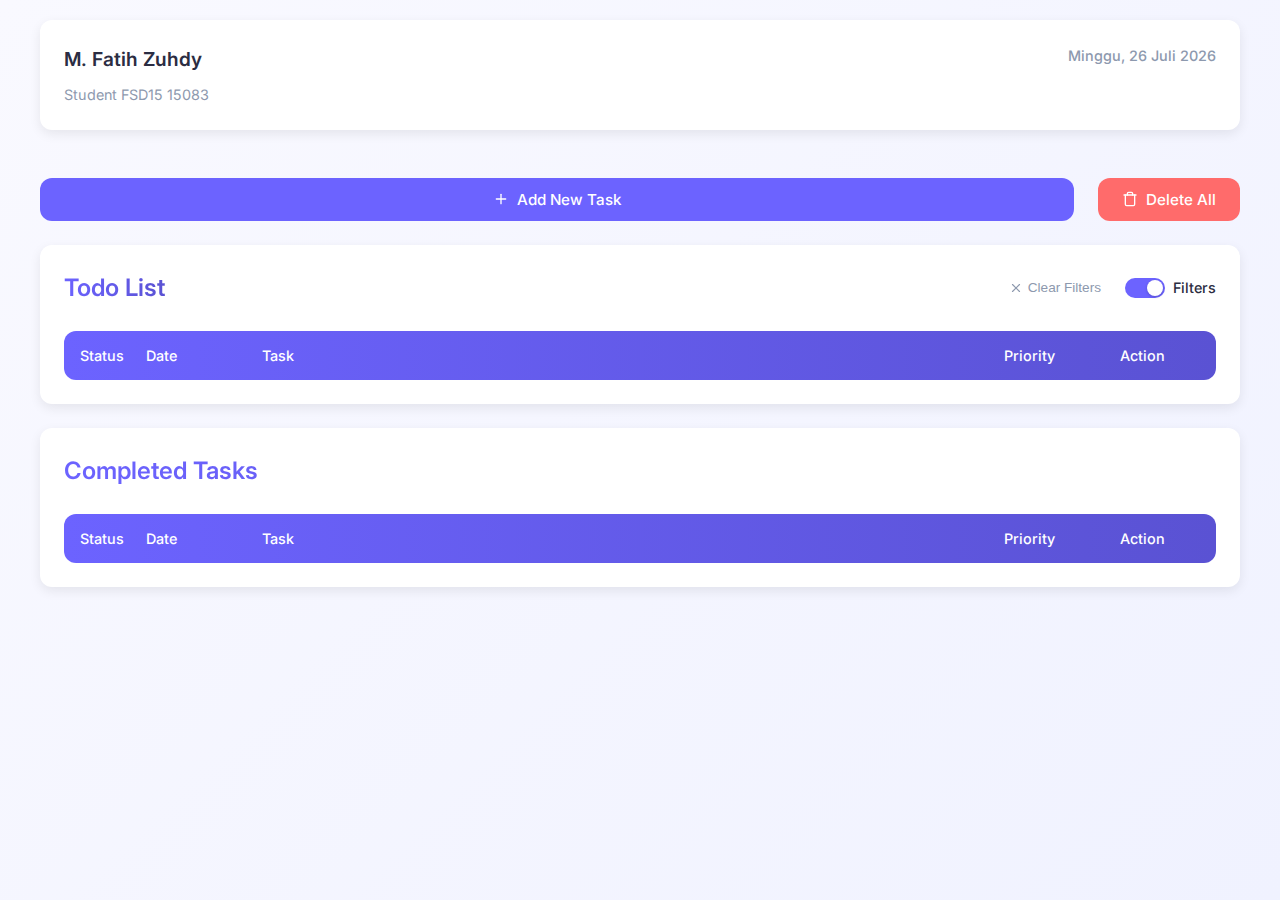
<file: index.html>
<!DOCTYPE html>
<html lang="en">
<head>
    <meta charset="UTF-8">
    <meta name="viewport" content="width=device-width, initial-scale=1.0">
    <title>Task Manager</title>
    <link href="https://fonts.googleapis.com/css2?family=Inter:wght@300;400;500;600;700&display=swap" rel="stylesheet">
    <link rel="stylesheet" href="styles/style.css">
</head>
<body>
    <main>
        <!-- Employee Section -->
        <section class="employee-section card">
            <div class="employee-info">
                <div class="employee-name">M. Fatih Zuhdy</div>
                <div class="employee-position">Student FSD15 15083</div>
            </div>
            <div class="current-time" id="current-time"></div>
        </section>

        <!-- New Task Form Section (initially hidden) -->
        <section class="card card-flex hidden" id="new-task-form-section">
            <h2>Add New Task</h2>
            <form action="#" name="new-task-form" id="new-task-form">
                <div class="form-grid">
                    <div class="form-group">
                        <label for="new-date">Date</label>
                        <input type="date" name="new-date" id="new-date" required>
                    </div>
                    <div class="form-group">
                        <label for="new-task">Task Description</label>
                        <textarea rows=1 name="new-task" id="new-task" placeholder="Enter task description" required></textarea>
                    </div>
                    <div class="form-group">
                        <label for="priority">Priority</label>
                        <select name="new-priority" id="new-priority" required>
                            <option value="" disabled selected>Select priority</option>
                            <option value="Low">Low</option>
                            <option value="Medium">Medium</option>
                            <option value="High">High</option>
                        </select>
                    </div>
                </div>
            </form>

            <div class="flex-between">
                <button type="button" class="btn btn-secondary" id="hide-task-form">
                    <svg xmlns="http://www.w3.org/2000/svg" width="16" height="16" viewBox="0 0 24 24" fill="none" stroke="currentColor" stroke-width="2" stroke-linecap="round" stroke-linejoin="round">
                        <line x1="18" y1="6" x2="6" y2="18"></line>
                        <line x1="6" y1="6" x2="18" y2="18"></line>
                    </svg>
                    <span class="btn-text">Hide Form</span>
                </button>
                <button type="submit" form="new-task-form" class="btn" id="btn-submit">
                    <svg xmlns="http://www.w3.org/2000/svg" width="16" height="16" viewBox="0 0 24 24" fill="none" stroke="currentColor" stroke-width="2" stroke-linecap="round" stroke-linejoin="round">
                        <line x1="12" y1="5" x2="12" y2="19"></line>
                        <line x1="5" y1="12" x2="19" y2="12"></line>
                    </svg>
                    <span class="btn-text">Add Task</span>
                </button>
            </div>
        </section>

        <div class="flex-left-1" id="flex-left-1-action">
            <button type="button" class="btn" id="show-task-form">
                <svg xmlns="http://www.w3.org/2000/svg" width="16" height="16" viewBox="0 0 24 24" fill="none" stroke="currentColor" stroke-width="2" stroke-linecap="round" stroke-linejoin="round">
                    <line x1="12" y1="5" x2="12" y2="19"></line>
                    <line x1="5" y1="12" x2="19" y2="12"></line>
                </svg>
                <span class="btn-text">Add New Task</span>
            </button>

            <button type="button" class="btn btn-danger" id="delete-all">
                <svg xmlns="http://www.w3.org/2000/svg" width="16" height="16" viewBox="0 0 24 24" fill="none" stroke="currentColor" stroke-width="2" stroke-linecap="round" stroke-linejoin="round">
                    <polyline points="3 6 5 6 21 6"></polyline>
                    <path d="M19 6v14a2 2 0 0 1-2 2H7a2 2 0 0 1-2-2V6m3 0V4a2 2 0 0 1 2-2h4a2 2 0 0 1 2 2v2"></path>
                </svg>
                <span class="btn-text">Delete All</span>
            </button>
        </div>

        <section class="card card-flex">
            <div class="task-list-name-header">
                <h2>Todo List</h2>
                    <div class="filter-controls">
                        <button type="reset" class="clear-filters-btn" id="clear-all-filters">
                            <svg xmlns="http://www.w3.org/2000/svg" width="14" height="14" viewBox="0 0 24 24" fill="none" stroke="currentColor" stroke-width="2" stroke-linecap="round" stroke-linejoin="round">
                                <line x1="18" y1="6" x2="6" y2="18"></line>
                                <line x1="6" y1="6" x2="18" y2="18"></line>
                            </svg>
                            Clear Filters
                        </button>
                        <label class="toggle-switch">
                            <input type="checkbox" id="show-filters" checked>
                            <span class="slider"></span>
                            <span class="label">Filters</span>
                        </label>
                    </div>
            </div>
            <form class="filter-card filter-grid" id="filter-section">
                <div class="form-group">
                    <label for="overdue-filter">Overdue Status</label>
                    <select name="overdue-filter" class="filter" id="overdue-filter">
                        <option value="All" selected>All Tasks</option>
                        <option value="Overdue">Overdue Only</option>
                    </select>
                </div>

                <div class="form-group">
                    <label for="date-type-filter">Date Filter Type</label>
                    <select name="date-type-filter" id="date-type-filter">
                        <option value="">All Dates</option>
                        <option value="Date">Exact Date</option>
                        <option value="Max">Before Date</option>
                        <option value="Min">After Date</option>
                        <option value="Range">Date Range</option>
                    </select>
                </div>

                <div class="form-group hidden" id="date1-filter">
                    <label for="filter-date-1">Date</label>
                    <input type="date" class="filter" name="filter-date-1" id="filter-date-1">
                </div>

                <div class="form-group hidden" id="date2-filter">
                    <label for="filter-date-2">To Date</label>
                    <input type="date" class="filter" name="filter-date-2" id="filter-date-2">
                </div>

                <div class="form-group">
                    <label for="filter-priority">Priority</label>
                    <select name="filter-priority" class="filter" id="filter-priority">
                        <option value="" selected>All Priorities</option>
                        <option value="Low">Low</option>
                        <option value="Medium">Medium</option>
                        <option value="High">High</option>
                    </select>
                </div>
        </form>
            <div class="task-list-container">
                <div class="task-list-header">
                    <div class="done-header">Status</div>
                    <div class="date-header">Date</div>
                    <div class="task-header">Task</div>
                    <div class="priority-header">Priority</div>
                    <div class="delete-header">Action</div>
                </div>
                <div id="todo-list">
                    <!-- Tasks will be inserted here -->
                </div>
                <div id="todo-empty" class="empty-state hidden">No tasks found. Add a task to get started!</div>
            </div>            
        </section>
        
        <section class="card card-flex">
            <h2>Completed Tasks</h2>
            <div class="task-list-container">
                <div class="task-list-header">
                    <div class="done-header">Status</div>
                    <div class="date-header">Date</div>
                    <div class="task-header">Task</div>
                    <div class="priority-header">Priority</div>
                    <div class="delete-header">Action</div>
                </div>
                <div id="completed-list">
                    <!-- Completed tasks will be inserted here -->
                </div>
                <div id="completed-empty" class="empty-state hidden">No completed tasks yet. Keep going!</div>
            </div>
        </section>
    </main>
    <script src="scripts/script.js"></script>
</body>
</html>
</file>
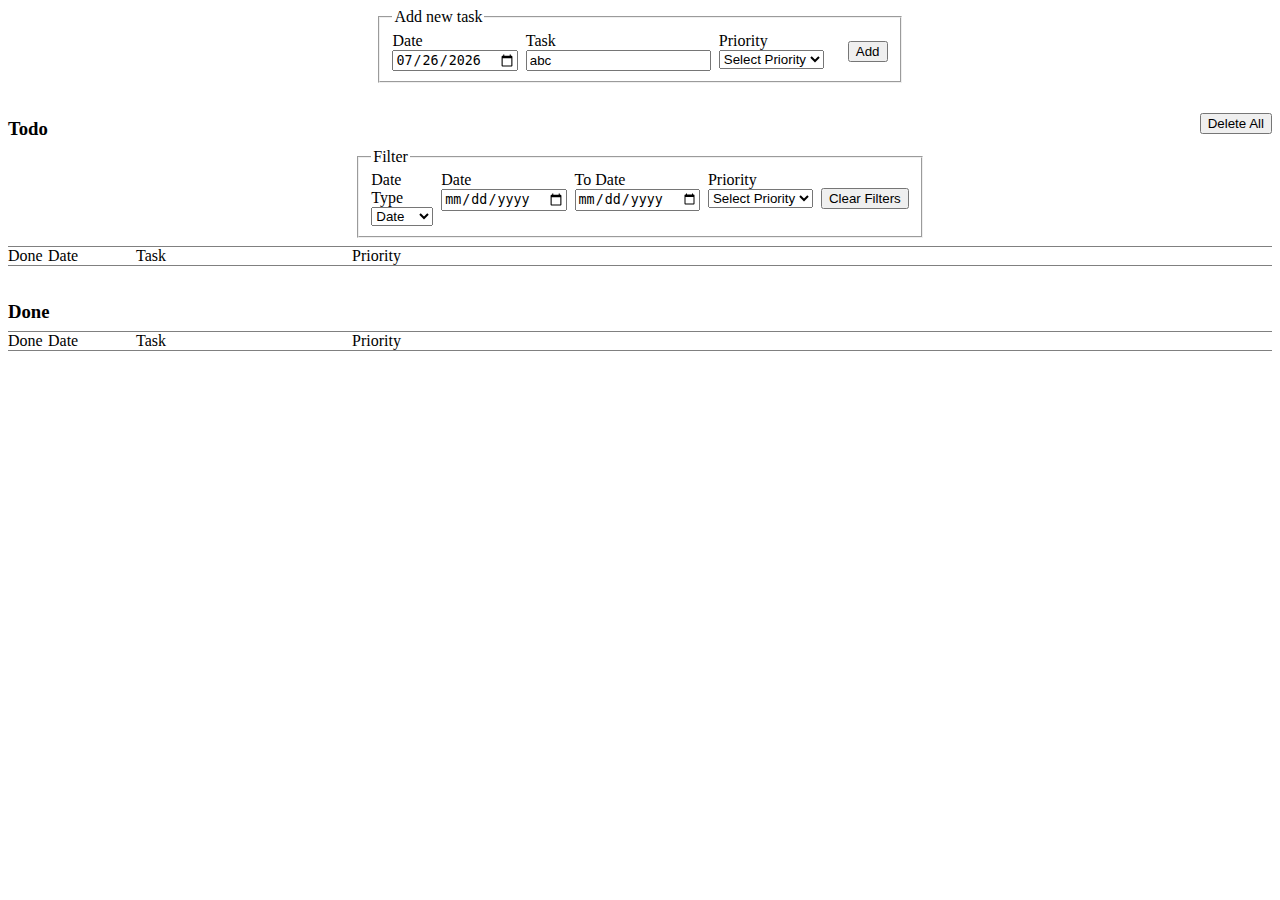
<file: _brainstorming/index.html>
<!DOCTYPE html>
<html lang="en">
<head>
    <meta charset="UTF-8">
    <meta name="viewport" content="width=device-width, initial-scale=1.0">
    <title>Document</title>
    <style>
        main {
            display: flex;
            flex-direction: column;
            flex-wrap: wrap;
            gap: 1rem;
        }

        form fieldset {
            display: flex;
            gap: 8px;
            width: 100px;
            margin: auto;
        }

        h3 {
            margin-bottom: 0.5rem;
        }

        #btn-submit {
            margin: auto;
            margin-left: 1rem;
            height: auto;
            display: flex;
            align-items: center;
            justify-content: center;
        }

        #filters {
            margin-bottom: 0.5rem;
        }

        #filters input[type="reset"] {
            margin: auto;
        }

        #todo-list,
        #completed-list {
            width: 100%;
            display: flex;
            flex-direction: column;
        }

        .todo-item {
            display: flex;
            gap: 1.5rem;
            border-bottom: 1px solid gray;
        }
        
        #todo-list .done-item {
            text-decoration: line-through;
            color: gray;
        }

        .overdue-item > div {
            color: red;
        }

        .task-group {
            display: flex;
            width: 100%;
            /* height: 32px; */
            align-items: center;
        }
        .task-group > button {
            margin-left: auto;
        }
        
        .header {
            display: flex;
            gap: 1.5rem;
            border-top: 1px solid gray;
            border-bottom: 1px solid gray;
        }

        .filter-header {
            display: flex;
            flex-direction: column;
        }

        .done-header,
        .done-content {
            width: 16px;
            align-items: center;
            justify-content: center;
        }

        .date-header,
        .date-content {
            width: 64px;
        }

        .task-header ,
        .task-content {
            width: 192px;
        }
        
        .priority-header ,
        .priority-content {
            width: 64px;
        }

        .delete-header,
        .delete-content {
            width: 64px;
            align-items: center;
            justify-content: center;
            margin-left: auto;
        }
    </style>
</head>
<body>
    <main>
        <form action="#" name="new-task-form" id="new-task-form">
            <fieldset>
                <legend>Add new task</legend>
                <label>Date
                    <input type="date" name="new-date" id="new-date" placeholder="date" required>
                </label>
                <label>Task
                    <input type="text" name="new-task" id="new-task" placeholder="new task" value="abc" required>
                </label>
                <label>Priority
                    <select name="priority" id="priority" required>
                        <option selected value>Select Priority</option>
                        <option value="Low">Low</option>
                        <option value="Medium">Medium</option>
                        <option value="High">High</option>
                    </select>
                </label>
                <button type="submit" id="btn-submit">Add</button>
            </fieldset>
        </form>
        <section>
            <div class="task-group">
                <h3>Todo</h3>
                <button type="button" id="delete-all">Delete All</button>
            </div>
            <form id="filters">
                <fieldset>
                    <legend>Filter</legend>
                    <label>
                        Date Type
                        <select name="date-type-filter" id="date-type-filter">
                        <option value="Date">Date</option>
                        <option value="Min">Min</option>
                        <option value="Max">Max</option>
                        <option value="Range">Range</option>
                    </select>
                    </label>
                    <label>
                        Date
                        <input type="date" class="filter" name="filter-date-1" id="filter-date-1" placeholder="">
                    </label>
                    <label id="date2-filter">To Date
                        <input type="date" class="filter" name="filter-date-2" id="filter-date-2" placeholder="">
                    </label>
                    <label>Priority
                        <select name="filter-priority" class="filter" id="filter-priority">
                            <option selected value>Select Priority</option>
                            <option value="Low">Low</option>
                            <option value="Medium">Medium</option>
                            <option value="High">High</option>
                        </select>
                    </label>
                    <input type="reset" value="Clear Filters">
                </fieldset>
            </form>
                
            <div class="header">
                <div class="done-header">Done</div>
                <div class="date-header">Date</div>
                <div class="task-header">Task</div>
                <div class="priority-header">Priority</div>
            </div>
            <div id="todo-list"></div>
        </section>
        <section>
            <h3>Done</h3>
            <div class="header">
                <div class="done-header">Done</div>
                <div class="date-header">Date</div>
                <div class="task-header">Task</div>
                <div class="priority-header">Priority</div>
            </div>
            <div id="completed-list">
            </div>
        </section>
    </main>
    <script>
        // data penyimpanan u todo
        const taskDb = [];

        const sortTasksByDateDescending = (tasks) => {
            return tasks.sort((a, b) => {
                // Convert date strings to Date objects if they aren't already
                const dateA = a.date instanceof Date ? a.date : new Date(a.date);
                const dateB = b.date instanceof Date ? b.date : new Date(b.date);
                
                // Compare the dates - ascending order (oldest first)
                return dateA - dateB;
            });
        };

        function addTask() {
            taskDb.push(function(){
                const oDate = document.getElementById('new-date').value;

                return {
                    date: oDate instanceof Date ? oDate : new Date(oDate),
                    //date: document.getElementById('new-date').value,
                    task: document.getElementById('new-task').value,
                    priority: document.getElementById('priority').value,
                    isDone: false,
                }
            }());
            sortTasksByDateDescending(taskDb);
            // document.forms['new-task-form'].reset(); // matikan dulu u testing. biar tdk perlu terus ngisi form
        }

        function clearTodoListElement() {
            const todoList = document.getElementById("todo-list");
            while (todoList.firstChild) {
                todoList.removeChild(todoList.firstChild);
            }

            const doneList = document.getElementById("completed-list");
            while (doneList.firstChild) {
                doneList.removeChild(doneList.firstChild);
            }
        }

        function taskItemTemplate(index, task) {
            const todoItem = document.createElement('div');
            todoItem.className = "todo-item";
            
            if(task.isDone) {
                todoItem.classList.add("done-item");
            }

            if ("isOverdue" in task){
                if (task.isOverdue && !task.isDone){
                    todoItem.classList.add("overdue-item");
                }
            }

            // done
            todoItem.append(function(){
                const el = document.createElement('div');
                el.className = "done-content";
                
                const cb = document.createElement('input')
                cb.type= "checkbox";
                cb.checked = task.isDone;
                cb.innerHTML = task.isDone ? 'Undone' : 'Done';
                cb.onclick = function() {
                    doneTask(index);
                };
                el.append(cb);

                return el;
            }());

            // date
            todoItem.append(function(){
                const oDate = task.date instanceof Date ? task.date : new Date(task.date);
                const year = oDate.getFullYear();
                const month = String(oDate.getMonth() + 1).padStart(2, '0');
                const day = String(oDate.getDate()).padStart(2, '0');
                const formattedDate = `${day}/${month}/${year}`;

                const el = document.createElement('div');
                el.innerHTML = formattedDate;//task.date;
                el.className = "date-content";
                return el;
            }());

            // name
            todoItem.append(function(){
                const el = document.createElement('div');
                el.innerHTML = task.task;
                el.className = "task-content";
                return el;
            }());

            // priority
            todoItem.append(function(){
                const el = document.createElement('div');
                el.innerHTML = task.priority;
                el.className = "priority-content";
                return el;
            }());

            // delete
            todoItem.append(function(){
                const el = document.createElement('div');
                el.className = "delete-content";

                const btn = document.createElement('button');
                btn.type = "button";
                btn.innerHTML = "Delete";
                btn.onclick = function() {
                    deleteTask(index);
                };
                el.append(btn);

                return el;
            }());
            
            return todoItem;
        }

        const deleteAll = document.getElementById("delete-all");
        deleteAll.onclick = function() {
            taskDb.length = 0;
            clearTodoListElement();
            showTask();
        };

        function deleteTask(index) {
            taskDb.splice(index, 1);
            clearTodoListElement();
            showTask();
        }

        function doneTask(index) {
            //taskDb.splice(index, 1);
            taskDb[index].isDone = !taskDb[index].isDone;

            clearTodoListElement();
            showTask();
        }

        function showTask() {
            const todoList = document.getElementById("todo-list");
            const doneList = document.getElementById("completed-list");

            const today = new Date();
            today.setHours(0, 0, 0, 0)
            
            for(let i=0; i<taskDb.length; i++){
                const dateA = taskDb[i].date instanceof Date ? taskDb[i].date : new Date(taskDb[i].date);
                
                if (dateA < today) {
                    taskDb[i].isOverdue = true;
                }

                // date
                // https://stackoverflow.com/questions/31977724/how-to-filter-json-data-by-date-range-in-javascript
                // https://developer.mozilla.org/en-US/docs/Web/HTML/Reference/Elements/input/date

                const dateTypeFilter = document.getElementById("date-type-filter");
                
                const date1Filter = document.getElementById("filter-date-1");

                const date2Filter = document.getElementById("filter-date-2");
                const priorityFilter = document.getElementById("filter-priority");
                
                const dateFrom = new Date(date1Filter.value);
                const dateTo = new Date(date2Filter.value);
                console.log("type: " + dateTypeFilter.value.toLowerCase() + " || data: "+taskDb[i].date + " || filter: "+dateFrom);
                console.log(dateTypeFilter.value.toLowerCase() == "date");
                console.log(date1Filter.value == "");
                console.log(taskDb[i].date.getTime() == dateFrom.getTime());
                if (
                    (
                        (dateTypeFilter.value.toLowerCase() == "date" && (date1Filter.value == "" || taskDb[i].date.getTime() == dateFrom.getTime())) ||
                        (dateTypeFilter.value.toLowerCase() == "min" && (date1Filter.value == "" || taskDb[i].date >= dateFrom)) ||
                        (dateTypeFilter.value.toLowerCase() == "max" && (date1Filter.value == "" || taskDb[i].date <= dateFrom)) ||
                        (
                            dateTypeFilter.value.toLowerCase() == "range" &&
                            (date1Filter.value == "" || taskDb[i].date >= dateFrom) &&
                            (date2Filter.value == "" || taskDb[i].date <= dateTo)
                        )
                    ) && 
                    (
                        priorityFilter.value == "" || taskDb[i].priority.toLowerCase() == priorityFilter.value.toLowerCase()
                    )
                ) {
                //if(taskDb[i].priority.toLowerCase().includes(priorityFilter.value.trim().toLowerCase())){
                    todoList.append(taskItemTemplate(i, taskDb[i]));
                }

                // todoList.append(taskItemTemplate(i, taskDb[i]));
                if (taskDb[i].isDone){
                    doneList.append(taskItemTemplate(i, taskDb[i]));
                }
            }
        }

        const dateTypeFilter = document.getElementById("date-type-filter");
        dateTypeFilter.addEventListener("change", function(e){
            clearTodoListElement();
            showTask();
        });

        const date1Filter = document.getElementById("filter-date-1");
        date1Filter.addEventListener("change", function(e){
            clearTodoListElement();
            showTask();
        });

        const date2Filter = document.getElementById("filter-date-2");
        date2Filter.addEventListener("change", function(e){
            clearTodoListElement();
            showTask();
        });

        const priorityFilter = document.getElementById("filter-priority");
        priorityFilter.addEventListener("change", function(e){
            clearTodoListElement();
            showTask();
        });

        const form = document.getElementById("new-task-form");
        form.addEventListener("submit", function(e){
            e.preventDefault();
            addTask();
            clearTodoListElement();
            showTask();
        });

        let setInitDate = function(){
            const today = new Date();
            const year = today.getFullYear();
            const month = String(today.getMonth() + 1).padStart(2, '0');
            const day = String(today.getDate()).padStart(2, '0');
            const formattedDate = `${year}-${month}-${day}`;
            document.getElementById('new-date').value = formattedDate;
        }();

    </script>
</body>
</html>
</file>
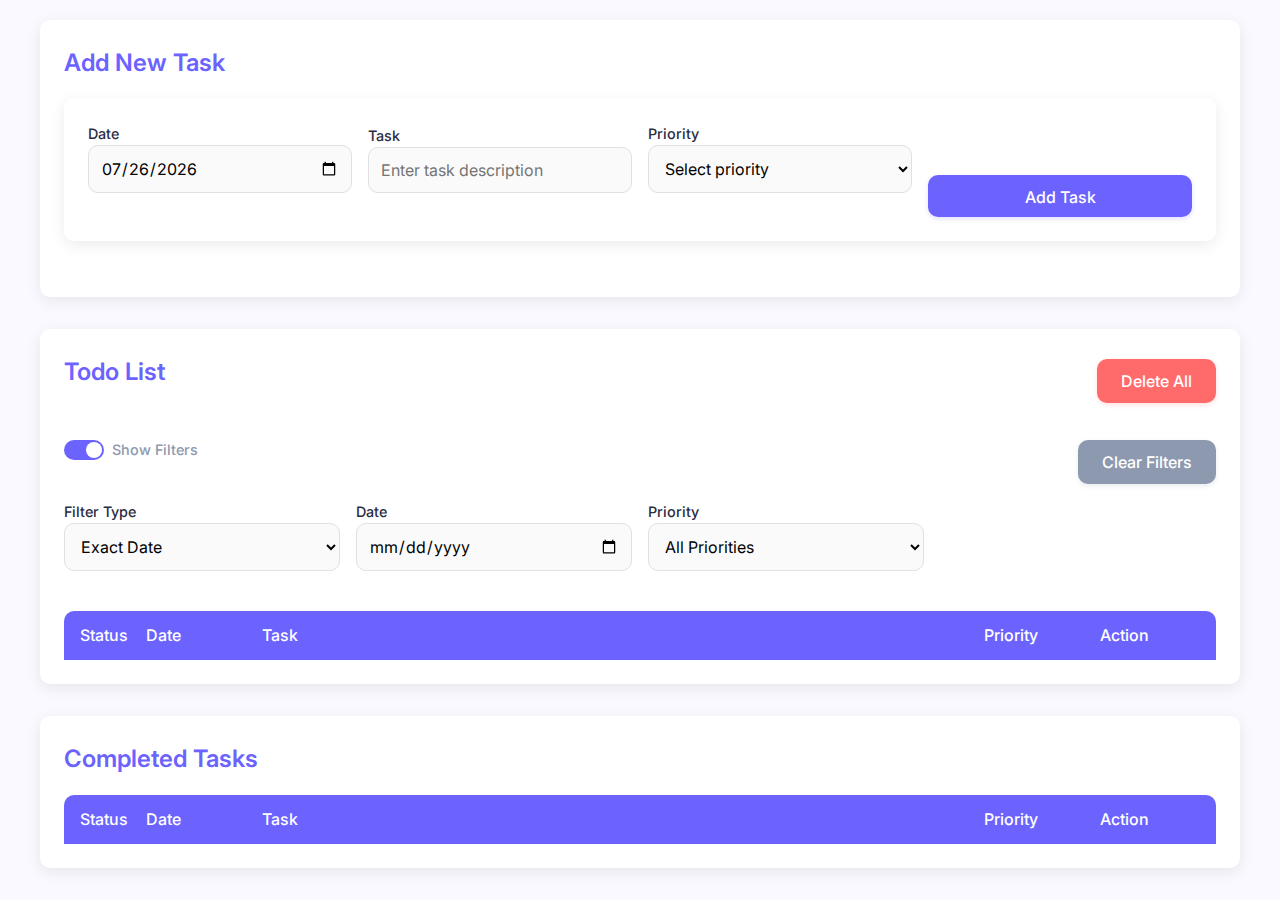
<file: _brainstorming/explorasi UI/index-v1.html>
<!DOCTYPE html>
<html lang="en">
<head>
    <meta charset="UTF-8">
    <meta name="viewport" content="width=device-width, initial-scale=1.0">
    <title>Task Manager</title>
    <link href="https://fonts.googleapis.com/css2?family=Inter:wght@300;400;500;600;700&display=swap" rel="stylesheet">
    <style>
        :root {
            --primary-color: #6c63ff;
            --primary-light: #e9e8ff;
            --secondary-color: #5a52d3;
            --success-color: #4cc9f0;
            --danger-color: #ff6b6b;
            --warning-color: #ffb347;
            --dark-color: #2b2d42;
            --light-color: #f8f9fa;
            --gray-color: #8d99ae;
            --border-radius: 10px;
            --box-shadow: 0 4px 15px rgba(0, 0, 0, 0.08);
            --transition: all 0.3s ease;
        }

        * {
            box-sizing: border-box;
            margin: 0;
            padding: 0;
        }

        body {
            font-family: 'Inter', sans-serif;
            line-height: 1.6;
            color: var(--dark-color);
            background-color: #f9f9ff;
            padding: 20px;
        }

        main {
            max-width: 1200px;
            margin: 0 auto;
            display: flex;
            flex-direction: column;
            gap: 2rem;
        }

        h2, h3 {
            color: var(--primary-color);
            margin-bottom: 1rem;
            font-weight: 600;
        }

        h3 {
            display: flex;
            align-items: center;
            justify-content: space-between;
            cursor: pointer;
            color: var(--dark-color);
            font-weight: 500;
        }

        h3::after {
            content: "▼";
            font-size: 0.8rem;
            transition: var(--transition);
        }

        h3.collapsed::after {
            transform: rotate(-90deg);
        }

        /* Form Styles */
        form fieldset {
            border: 1px solid #e0e0e0;
            border-radius: var(--border-radius);
            padding: 1.5rem;
            background: white;
            box-shadow: var(--box-shadow);
            margin-bottom: 2rem;
            border: none;
        }

        legend {
            font-weight: 600;
            color: var(--primary-color);
            padding: 0 10px;
        }

        label {
            display: block;
            margin-bottom: 0.5rem;
            font-weight: 500;
            color: var(--dark-color);
            font-size: 0.9rem;
        }

        input[type="date"],
        input[type="text"],
        select {
            width: 100%;
            padding: 0.75rem;
            border: 1px solid #e0e0e0;
            border-radius: var(--border-radius);
            font-family: inherit;
            font-size: 1rem;
            transition: var(--transition);
            margin-bottom: 1rem;
            background-color: #fafafa;
        }

        input[type="date"]:focus,
        input[type="text"]:focus,
        select:focus {
            outline: none;
            border-color: var(--primary-color);
            box-shadow: 0 0 0 3px var(--primary-light);
            background-color: white;
        }

        button {
            background-color: var(--primary-color);
            color: white;
            border: none;
            padding: 0.75rem 1.5rem;
            border-radius: var(--border-radius);
            cursor: pointer;
            font-weight: 500;
            transition: var(--transition);
            font-family: inherit;
            font-size: 1rem;
            box-shadow: 0 2px 5px rgba(108, 99, 255, 0.2);
        }

        button:hover {
            background-color: var(--secondary-color);
            transform: translateY(-2px);
            box-shadow: 0 4px 8px rgba(108, 99, 255, 0.3);
        }

        button:active {
            transform: translateY(0);
            box-shadow: 0 2px 3px rgba(108, 99, 255, 0.2);
        }

        #btn-submit {
            margin-top: 1rem;
            width: 100%;
        }

        input[type="reset"] {
            background-color: var(--gray-color);
            color: white;
            border: none;
            padding: 0.75rem 1.5rem;
            border-radius: var(--border-radius);
            cursor: pointer;
            font-weight: 500;
            transition: var(--transition);
            font-family: inherit;
            font-size: 1rem;
            width: auto;
            margin-top: 0;
            box-shadow: 0 2px 5px rgba(141, 153, 174, 0.2);
        }

        input[type="reset"]:hover {
            background-color: #7d8796;
            transform: translateY(-2px);
            box-shadow: 0 4px 8px rgba(141, 153, 174, 0.3);
        }

        /* Task List Styles */
        .task-group {
            display: flex;
            justify-content: space-between;
            align-items: center;
            margin-bottom: 1rem;
        }

        #delete-all {
            background-color: var(--danger-color);
            box-shadow: 0 2px 5px rgba(255, 107, 107, 0.2);
        }

        #delete-all:hover {
            background-color: #ff5252;
            box-shadow: 0 4px 8px rgba(255, 107, 107, 0.3);
        }

        .header {
            display: grid;
            grid-template-columns: 50px 100px 1fr 100px 100px;
            gap: 1rem;
            padding: 0.75rem 1rem;
            background-color: var(--primary-color);
            color: white;
            font-weight: 500;
            border-radius: var(--border-radius) var(--border-radius) 0 0;
        }

        .todo-item {
            display: grid;
            grid-template-columns: 50px 100px 1fr 100px 100px;
            gap: 1rem;
            padding: 0.75rem 1rem;
            background-color: white;
            border-bottom: 1px solid #f0f0f0;
            align-items: center;
            transition: var(--transition);
        }

        .todo-item:hover {
            background-color: #fafaff;
        }

        .todo-item:last-child {
            border-bottom: none;
            border-radius: 0 0 var(--border-radius) var(--border-radius);
        }

        #todo-list .done-item {
            background-color: #f8f9fa;
        }

        #todo-list .done-item .task-content {
            text-decoration: line-through;
            color: var(--gray-color);
        }

        .overdue-item {
            background-color: #fff0f0;
        }

        .overdue-item .date-content {
            color: var(--danger-color);
            font-weight: 500;
        }

        .priority-content {
            font-weight: 500;
            text-transform: capitalize;
            display: flex;
            align-items: center;
        }

        .priority-content[data-priority="High"] {
            color: var(--danger-color);
        }

        .priority-content[data-priority="Medium"] {
            color: var(--warning-color);
        }

        .priority-content[data-priority="Low"] {
            color: var(--success-color);
        }

        .priority-badge {
            display: inline-block;
            width: 8px;
            height: 8px;
            border-radius: 50%;
            margin-right: 8px;
        }

        .priority-content[data-priority="High"] .priority-badge {
            background-color: var(--danger-color);
        }

        .priority-content[data-priority="Medium"] .priority-badge {
            background-color: var(--warning-color);
        }

        .priority-content[data-priority="Low"] .priority-badge {
            background-color: var(--success-color);
        }

        .delete-content button {
            background-color: var(--danger-color);
            padding: 0.5rem;
            width: 100%;
            box-shadow: 0 2px 5px rgba(255, 107, 107, 0.2);
        }

        .delete-content button:hover {
            box-shadow: 0 4px 8px rgba(255, 107, 107, 0.3);
        }

        .filter-header {
            display: grid;
            grid-template-columns: 1fr;
            gap: 1rem;
            margin-bottom: 1rem;
            transition: all 0.3s ease;
            overflow: hidden;
        }

        .filter-header.collapsed {
            height: 0;
            margin-bottom: 0;
            opacity: 0;
            visibility: hidden;
        }

        .filter-controls {
            display: flex;
            justify-content: space-between;
            align-items: center;
            margin-bottom: 1rem;
        }

        .clear-filters {
            display: flex;
            justify-content: flex-end;
            margin-top: 1rem;
        }

        /* Responsive Design */
        @media (min-width: 768px) {
            form fieldset {
                display: grid;
                grid-template-columns: repeat(4, 1fr);
                gap: 1rem;
                align-items: end;
            }

            #btn-submit {
                margin-top: 0;
                height: 42px;
            }

            .filter-header {
                grid-template-columns: repeat(4, 1fr);
            }
        }

        @media (max-width: 767px) {
            .header, .todo-item {
                grid-template-columns: 40px 80px 1fr 100px 80px;
                font-size: 0.9rem;
            }

            .delete-header, .delete-content {
                display: none;
            }

            .header, .todo-item {
                grid-template-columns: 40px 80px 1fr 100px;
            }

            .priority-content {
                justify-content: flex-end;
            }

            .priority-content span {
                display: none;
            }
        }

        @media (max-width: 480px) {
            .date-header, .date-content {
                display: none;
            }

            .header, .todo-item {
                grid-template-columns: 40px 1fr 100px;
            }

            .filter-header {
                grid-template-columns: 1fr;
            }

            .priority-content span {
                display: inline;
            }
        }

        /* Checkbox styling */
        input[type="checkbox"] {
            appearance: none;
            -webkit-appearance: none;
            width: 20px;
            height: 20px;
            border: 2px solid var(--primary-color);
            border-radius: 4px;
            outline: none;
            cursor: pointer;
            position: relative;
            transition: var(--transition);
        }

        input[type="checkbox"]:checked {
            background-color: var(--primary-color);
        }

        input[type="checkbox"]:checked::after {
            content: "✓";
            position: absolute;
            color: white;
            font-size: 14px;
            top: 50%;
            left: 50%;
            transform: translate(-50%, -50%);
        }

        /* Section styling */
        section {
            background-color: white;
            border-radius: var(--border-radius);
            padding: 1.5rem;
            box-shadow: var(--box-shadow);
        }

        /* Empty state */
        #todo-list:empty::after,
        #completed-list:empty::after {
            content: "No tasks found";
            display: block;
            text-align: center;
            padding: 2rem;
            color: var(--gray-color);
            font-style: italic;
            background-color: white;
            border-radius: 0 0 var(--border-radius) var(--border-radius);
        }

        /* Toggle switch for filters */
        .toggle-filters {
            display: flex;
            align-items: center;
            gap: 0.5rem;
            font-size: 0.9rem;
            color: var(--gray-color);
            cursor: pointer;
        }

        .toggle-filters input {
            display: none;
        }

        .toggle-filters .slider {
            width: 40px;
            height: 20px;
            background-color: #ddd;
            border-radius: 20px;
            position: relative;
            transition: var(--transition);
        }

        .toggle-filters .slider::before {
            content: "";
            position: absolute;
            width: 16px;
            height: 16px;
            border-radius: 50%;
            background-color: white;
            top: 2px;
            left: 2px;
            transition: var(--transition);
        }

        .toggle-filters input:checked + .slider {
            background-color: var(--primary-color);
        }

        .toggle-filters input:checked + .slider::before {
            transform: translateX(20px);
        }
    </style>
</head>
<body>
    <main>
        <section>
            <h2>Add New Task</h2>
            <form action="#" name="new-task-form" id="new-task-form">
                <fieldset>
                    <label>Date
                        <input type="date" name="new-date" id="new-date" placeholder="date" required>
                    </label>
                    <label>Task
                        <input type="text" name="new-task" id="new-task" placeholder="Enter task description" required>
                    </label>
                    <label>Priority
                        <select name="priority" id="priority" required>
                            <option selected value>Select priority</option>
                            <option value="Low">Low</option>
                            <option value="Medium">Medium</option>
                            <option value="High">High</option>
                        </select>
                    </label>
                    <button type="submit" id="btn-submit">Add Task</button>
                </fieldset>
            </form>
        </section>
        
        <section>
            <div class="task-group">
                <h2>Todo List</h2>
                <button type="button" id="delete-all">Delete All</button>
            </div>
            <form id="form-filter">
                <div class="filter-controls">
                    <label class="toggle-filters">
                        <input type="checkbox" id="show-filters" checked>
                        <span class="slider"></span>
                        <span>Show Filters</span>
                    </label>
                    <div class="clear-filters">
                        <input type="reset" value="Clear Filters" id="clear-all-filters">
                    </div>
                </div>
                <div class="filter-header" id="filter-section">
                    <label>
                        Filter Type
                        <select name="date-type-filter" id="date-type-filter">
                            <option value="Date">Exact Date</option>
                            <option value="Max">Before Date</option>
                            <option value="Min">After Date</option>
                            <option value="Range">Date Range</option>
                        </select>
                    </label>

                    <label>
                        Date
                        <input type="date" class="filter" name="filter-date-1" id="filter-date-1" placeholder="">
                    </label>

                    <label id="date2-filter" style="display: none;">
                        To Date
                        <input type="date" class="filter" name="filter-date-2" id="filter-date-2" placeholder="">
                    </label>

                    <label>
                        Priority
                        <select name="filter-priority" class="filter" id="filter-priority">
                            <option selected value>All Priorities</option>
                            <option value="Low">Low</option>
                            <option value="Medium">Medium</option>
                            <option value="High">High</option>
                        </select>
                    </label>
                </div>
                
            </form>
            <div class="header">
                <div class="done-header">Status</div>
                <div class="date-header">Date</div>
                <div class="task-header">Task</div>
                <div class="priority-header">Priority</div>
                <div class="delete-header">Action</div>
            </div>
            <div id="todo-list">
            </div>
        </section>
        <section>
            <h2>Completed Tasks</h2>
            <div class="header">
                <div class="done-header">Status</div>
                <div class="date-header">Date</div>
                <div class="task-header">Task</div>
                <div class="priority-header">Priority</div>
                <div class="delete-header">Action</div>
            </div>
            <div id="completed-list">
            </div>
        </section>
    </main>
    <script>
        const taskDb = [];

        const sortTasksByDateDescending = (tasks) => {
            return tasks.sort((a, b) => {
                // Convert date strings to Date objects if they aren't already
                const dateA = a.date instanceof Date ? a.date : new Date(a.date);
                const dateB = b.date instanceof Date ? b.date : new Date(b.date);
                
                // Compare the dates - ascending order (oldest first)
                return dateA - dateB;
            });
        };

        function addTask() {
            taskDb.push(function(){
                const oDate = document.getElementById('new-date').value;

                return {
                    date: oDate instanceof Date ? oDate : new Date(oDate),
                    task: document.getElementById('new-task').value,
                    priority: document.getElementById('priority').value,
                    isDone: false,
                }
            }());
            sortTasksByDateDescending(taskDb);
        }

        function clearTodoListElement() {
            const todoList = document.getElementById("todo-list");
            while (todoList.firstChild) {
                todoList.removeChild(todoList.firstChild);
            }

            const doneList = document.getElementById("completed-list");
            while (doneList.firstChild) {
                doneList.removeChild(doneList.firstChild);
            }
        }

        function taskItemTemplate(index, task) {
            const todoItem = document.createElement('div');
            todoItem.className = "todo-item";
            
            if(task.isDone) {
                todoItem.classList.add("done-item");
            }

            if ("isOverdue" in task){
                if (task.isOverdue && !task.isDone){
                    todoItem.classList.add("overdue-item");
                }
            }

            // done
            todoItem.append(function(){
                const el = document.createElement('div');
                el.className = "done-content";
                
                const cb = document.createElement('input')
                cb.type= "checkbox";
                cb.checked = task.isDone;
                cb.innerHTML = task.isDone ? 'Undone' : 'Done';
                cb.onclick = function() {
                    doneTask(index);
                };
                el.append(cb);

                return el;
            }());

            // date
            todoItem.append(function(){
                const oDate = task.date instanceof Date ? task.date : new Date(task.date);
                const year = oDate.getFullYear();
                const month = String(oDate.getMonth() + 1).padStart(2, '0');
                const day = String(oDate.getDate()).padStart(2, '0');
                const formattedDate = `${day}/${month}/${year}`;

                const el = document.createElement('div');
                el.innerHTML = formattedDate;
                el.className = "date-content";
                return el;
            }());

            // name
            todoItem.append(function(){
                const el = document.createElement('div');
                el.innerHTML = task.task;
                el.className = "task-content";
                return el;
            }());

            // priority
            todoItem.append(function(){
                const el = document.createElement('div');
                const priorityBadge = document.createElement('span');
                priorityBadge.className = "priority-badge";
                el.appendChild(priorityBadge);
                el.innerHTML += task.priority;
                el.className = "priority-content";
                el.setAttribute('data-priority', task.priority);
                return el;
            }());

            // delete
            todoItem.append(function(){
                const el = document.createElement('div');
                el.className = "delete-content";

                const btn = document.createElement('button');
                btn.type = "button";
                btn.innerHTML = "Delete";
                btn.onclick = function() {
                    deleteTask(index);
                };
                el.append(btn);

                return el;
            }());
            
            return todoItem;
        }

        const deleteAll = document.getElementById("delete-all");
        deleteAll.onclick = function() {
            if (confirm("Are you sure you want to delete all tasks?")) {
                taskDb.length = 0;
                clearTodoListElement();
                showTask();
            }
        };

        function deleteTask(index) {
            if (confirm("Are you sure you want to delete this task?")) {
                taskDb.splice(index, 1);
                clearTodoListElement();
                showTask();
            }
        }

        function doneTask(index) {
            taskDb[index].isDone = !taskDb[index].isDone;
            clearTodoListElement();
            showTask();
        }

        function showTask() {
            const todoList = document.getElementById("todo-list");
            const doneList = document.getElementById("completed-list");

            const today = new Date();
            today.setHours(0, 0, 0, 0)
            
            for(let i=0; i<taskDb.length; i++){
                const dateA = taskDb[i].date instanceof Date ? taskDb[i].date : new Date(taskDb[i].date);
                
                if (dateA < today) {
                    taskDb[i].isOverdue = true;
                }

                const dateTypeFilter = document.getElementById("date-type-filter");
                const date1Filter = document.getElementById("filter-date-1");
                const date2Filter = document.getElementById("filter-date-2");
                const priorityFilter = document.getElementById("filter-priority");
                
                const dateFrom = date1Filter.value ? new Date(date1Filter.value) : null;
                const dateTo = date2Filter.value ? new Date(date2Filter.value) : null;
                
                if (
                    (
                        (dateTypeFilter.value.toLowerCase() == "date" && (!date1Filter.value || taskDb[i].date.getTime() === new Date(date1Filter.value).getTime())) ||
                        (dateTypeFilter.value.toLowerCase() == "min" && (!date1Filter.value || taskDb[i].date >= dateFrom)) ||
                        (dateTypeFilter.value.toLowerCase() == "max" && (!date1Filter.value || taskDb[i].date <= dateFrom)) ||
                        (
                            dateTypeFilter.value.toLowerCase() == "range" &&
                            (!date1Filter.value || taskDb[i].date >= dateFrom) &&
                            (!date2Filter.value || taskDb[i].date <= dateTo)
                        )
                    ) && 
                    (
                        !priorityFilter.value || taskDb[i].priority.toLowerCase() === priorityFilter.value.toLowerCase()
                    )
                ) {
                    /* Don't change below. user need it*/
                    if (!taskDb[i].isDone) {
                        todoList.append(taskItemTemplate(i, taskDb[i]));
                    } else {
                        doneList.append(taskItemTemplate(i, taskDb[i]));
                    }
                }
            }
        }

        const dateTypeFilter = document.getElementById("date-type-filter");
        dateTypeFilter.addEventListener("change", function(e){
            const date2FilterContainer = document.getElementById("date2-filter");
            if (e.target.value === "Range") {
                date2FilterContainer.style.display = "block";
            } else {
                date2FilterContainer.style.display = "none";
            }
            clearTodoListElement();
            showTask();
        });

        const date1Filter = document.getElementById("filter-date-1");
        date1Filter.addEventListener("change", function(e){
            clearTodoListElement();
            showTask();
        });

        const date2Filter = document.getElementById("filter-date-2");
        date2Filter.addEventListener("change", function(e){
            clearTodoListElement();
            showTask();
        });

        const priorityFilter = document.getElementById("filter-priority");
        priorityFilter.addEventListener("change", function(e){
            clearTodoListElement();
            showTask();
        });

        const form = document.getElementById("new-task-form");
        form.addEventListener("submit", function(e){
            e.preventDefault();
            addTask();
            clearTodoListElement();
            showTask();
            document.getElementById('new-task').value = '';
            document.getElementById('priority').value = '';
        });

        // Toggle filter section visibility
        const showFilters = document.getElementById("show-filters");
        const filterSection = document.getElementById("filter-section");

        showFilters.addEventListener("change", function() {
            if (this.checked) {
                filterSection.classList.remove("collapsed");
            } else {
                filterSection.classList.add("collapsed");
            }
        });

        const clearFilters = document.getElementById("clear-all-filters");
clearFilters.addEventListener("click", function(e) {
    e.preventDefault();
    
    // Reset all filter values
    document.getElementById("date-type-filter").value = "Date";
    document.getElementById("filter-date-1").value = "";
    document.getElementById("filter-date-2").value = "";
    document.getElementById("filter-priority").value = "";
    
    // Hide the date range filter if it's visible
    document.getElementById("date2-filter").style.display = "none";
    
    // Clear and re-render the task list
    clearTodoListElement();
    showTask();
});

        // Initialize date
        let setInitDate = function(){
            const today = new Date();
            const year = today.getFullYear();
            const month = String(today.getMonth() + 1).padStart(2, '0');
            const day = String(today.getDate()).padStart(2, '0');
            const formattedDate = `${year}-${month}-${day}`;
            document.getElementById('new-date').value = formattedDate;
        }();

        // Initialize the view
        showTask();
    </script>
</body>
</html>
</file>
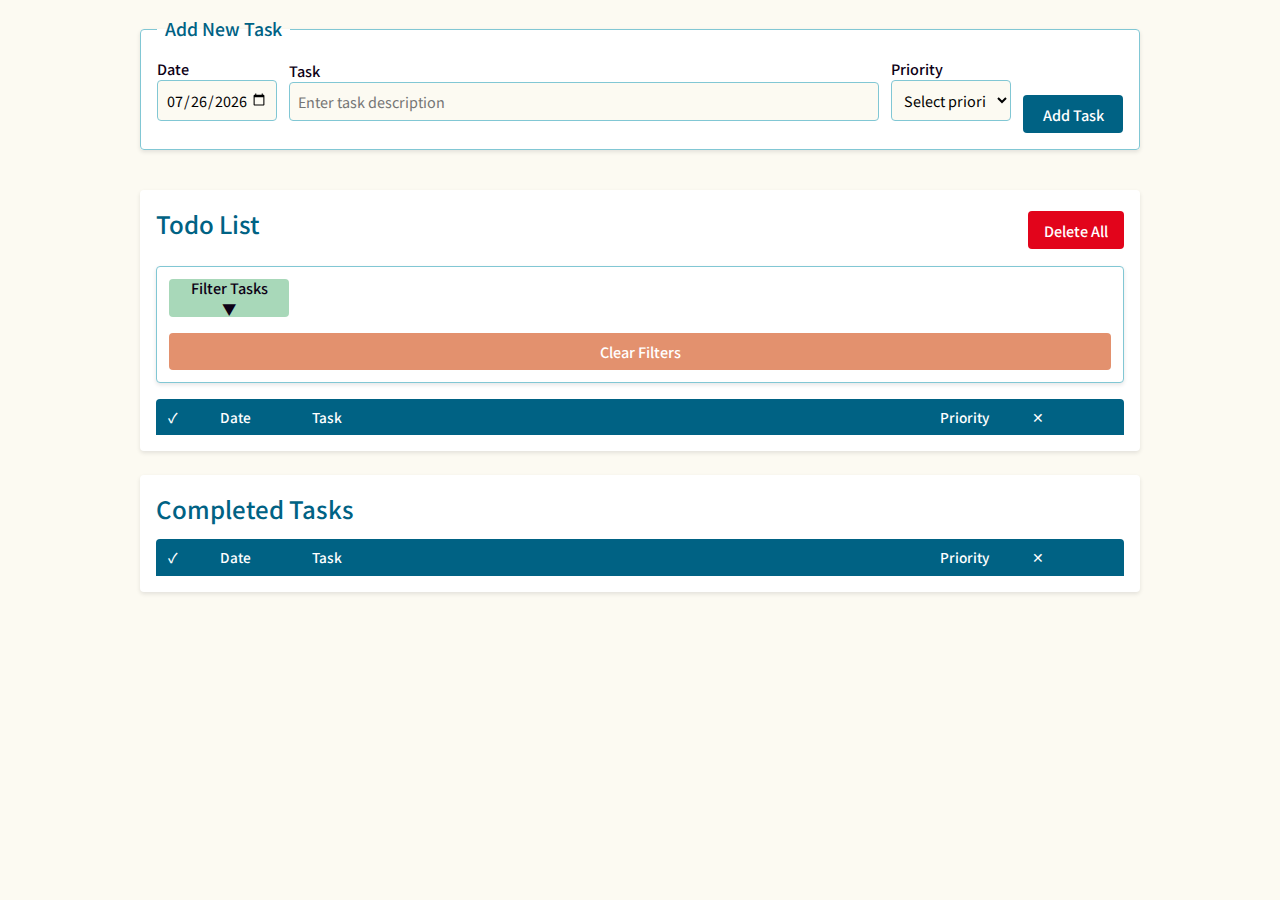
<file: _brainstorming/explorasi UI/index-v2.html>
<!DOCTYPE html>
<html lang="en">
<head>
    <meta charset="UTF-8">
    <meta name="viewport" content="width=device-width, initial-scale=1.0">
    <title>Task Manager</title>
    <link href="https://fonts.googleapis.com/css2?family=Noto+Sans+JP:wght@300;400;500;700&display=swap" rel="stylesheet">
    <style>
        :root {
            /* Japanese traditional color palette */
            --shironeri: #fcfaf2;    /* Off-white */
            --kuro: #0d0015;         /* Deep black */
            --shoujouhi: #e2041b;    /* Vermilion red */
            --kihada: #f7d94c;       /* Yellow */
            --byakuroku: #a8d8b9;     /* Pale green */
            --hanada: #006284;       /* Dark blue */
            --sakura: #fef4f4;       /* Cherry blossom pink */
            --mizu: #81c7d4;         /* Water blue */
            --kuchiba: #e3916e;       /* Autumn leaf */
            --botan: #c1328e;        /* Peony purple */
            
            --border-radius: 4px;
            --box-shadow: 0 2px 4px rgba(13, 0, 21, 0.1);
            --transition: all 0.3s ease;
        }

        * {
            box-sizing: border-box;
            margin: 0;
            padding: 0;
        }

        body {
            font-family: 'Noto Sans JP', sans-serif;
            line-height: 1.5;
            color: var(--kuro);
            background-color: var(--shironeri);
            padding: 16px;
        }

        main {
            max-width: 1000px;
            margin: 0 auto;
            display: flex;
            flex-direction: column;
            gap: 1.5rem;
        }

        h2, h3 {
            color: var(--hanada);
            margin-bottom: 0.75rem;
            font-weight: 500;
        }

        /* Form Styles */
        form fieldset {
            border: 1px solid var(--mizu);
            border-radius: var(--border-radius);
            padding: 1rem;
            background: white;
            box-shadow: var(--box-shadow);
            margin-bottom: 1rem;
        }

        legend {
            font-weight: 500;
            color: var(--hanada);
            padding: 0 8px;
            font-size: 1.1rem;
        }

        label {
            display: block;
            margin-bottom: 0.25rem;
            font-weight: 500;
            font-size: 0.9rem;
            color: var(--kuro);
        }

        input[type="date"],
        input[type="text"],
        select {
            width: 100%;
            padding: 0.5rem;
            border: 1px solid var(--mizu);
            border-radius: var(--border-radius);
            font-family: inherit;
            font-size: 0.9rem;
            transition: var(--transition);
            margin-bottom: 0.5rem;
            background-color: var(--shironeri);
        }

        input[type="date"]:focus,
        input[type="text"]:focus,
        select:focus {
            outline: none;
            border-color: var(--hanada);
            box-shadow: 0 0 0 2px rgba(0, 98, 132, 0.1);
        }

        button {
            background-color: var(--hanada);
            color: white;
            border: none;
            padding: 0.5rem 1rem;
            border-radius: var(--border-radius);
            cursor: pointer;
            font-weight: 500;
            transition: var(--transition);
            font-family: inherit;
            font-size: 0.9rem;
            height: 38px;
            display: flex;
            align-items: center;
            justify-content: center;
        }

        button:hover {
            background-color: #004d6a;
            transform: translateY(-1px);
        }

        button:active {
            transform: translateY(0);
        }

        #btn-submit {
            margin-top: 1.6rem;
            width: 100%;
        }

        input[type="reset"] {
            background-color: var(--kuchiba);
            margin-top: 0.5rem;
            width: 100%;
            color: white;
            border: none;
            padding: 0.5rem 1rem;
            border-radius: var(--border-radius);
            cursor: pointer;
            font-weight: 500;
            transition: var(--transition);
            font-family: inherit;
            font-size: 0.9rem;
        }

        input[type="reset"]:hover {
            background-color: #d17a50;
        }

        /* Task List Styles */
        .task-group {
            display: flex;
            justify-content: space-between;
            align-items: center;
            margin-bottom: 0.75rem;
        }

        #delete-all {
            background-color: var(--shoujouhi);
        }

        #delete-all:hover {
            background-color: #c00317;
        }

        .header {
            display: grid;
            grid-template-columns: 40px 80px 1fr 80px 80px;
            gap: 0.75rem;
            padding: 0.5rem 0.75rem;
            background-color: var(--hanada);
            color: white;
            font-weight: 500;
            border-radius: var(--border-radius) var(--border-radius) 0 0;
            font-size: 0.85rem;
        }

        .todo-item {
            display: grid;
            grid-template-columns: 40px 80px 1fr 80px 80px;
            gap: 0.75rem;
            padding: 0.5rem 0.75rem;
            background-color: white;
            border-bottom: 1px solid var(--shironeri);
            align-items: center;
            font-size: 0.85rem;
        }

        .todo-item:last-child {
            border-bottom: none;
            border-radius: 0 0 var(--border-radius) var(--border-radius);
        }

        #todo-list .done-item {
            background-color: var(--sakura);
        }

        #todo-list .done-item .task-content {
            text-decoration: line-through;
            color: var(--kuchiba);
        }

        .overdue-item {
            background-color: #ffebee;
        }

        .overdue-item .date-content {
            color: var(--shoujouhi);
            font-weight: 500;
        }

        .priority-content {
            font-weight: 500;
            text-transform: capitalize;
        }

        .priority-content[data-priority="High"] {
            color: var(--shoujouhi);
        }

        .priority-content[data-priority="Medium"] {
            color: var(--kuchiba);
        }

        .priority-content[data-priority="Low"] {
            color: var(--byakuroku);
        }

        .delete-content button {
            background-color: var(--shoujouhi);
            padding: 0.25rem;
            width: 100%;
            font-size: 0.8rem;
        }

        .filter-container {
            margin-bottom: 1rem;
            border: 1px solid var(--mizu);
            border-radius: var(--border-radius);
            padding: 0.75rem;
            background: white;
            box-shadow: var(--box-shadow);
        }

        .filter-header {
            display: none; /* Initially hidden */
            grid-template-columns: 1fr;
            gap: 0.75rem;
            margin-top: 0.75rem;
        }

        .filter-header.visible {
            display: grid;
        }

        .toggle-filters {
            background-color: var(--byakuroku);
            color: var(--kuro);
            margin-bottom: 0.5rem;
            width: 120px;
        }

        .toggle-filters:hover {
            background-color: #97c9a9;
        }

        /* Checkbox styling */
        input[type="checkbox"] {
            appearance: none;
            -webkit-appearance: none;
            width: 18px;
            height: 18px;
            border: 2px solid var(--hanada);
            border-radius: 3px;
            outline: none;
            cursor: pointer;
            position: relative;
            transition: var(--transition);
        }

        input[type="checkbox"]:checked {
            background-color: var(--hanada);
        }

        input[type="checkbox"]:checked::after {
            content: "✓";
            position: absolute;
            color: white;
            font-size: 12px;
            top: 50%;
            left: 50%;
            transform: translate(-50%, -50%);
        }

        /* Section styling */
        section {
            background-color: white;
            border-radius: var(--border-radius);
            padding: 1rem;
            box-shadow: var(--box-shadow);
        }

        /* Empty state */
        #todo-list:empty::after,
        #completed-list:empty::after {
            content: "No tasks found";
            display: block;
            text-align: center;
            padding: 1.5rem;
            color: var(--kuchiba);
            font-style: italic;
            font-size: 0.9rem;
        }

        /* Responsive Design */
        @media (min-width: 768px) {
            form fieldset {
                display: grid;
                grid-template-columns: 120px 1fr 120px 100px;
                gap: 0.75rem;
                align-items: end;
            }

            #btn-submit {
                margin-top: 0;
            }

            .filter-header {
                grid-template-columns: repeat(4, 1fr);
            }

            .filter-header.visible {
                display: grid;
            }
        }

        @media (max-width: 767px) {
            .header, .todo-item {
                grid-template-columns: 35px 70px 1fr 70px;
                font-size: 0.8rem;
            }

            .priority-header, .priority-content {
                display: none;
            }

            .filter-header {
                grid-template-columns: 1fr;
            }

            form fieldset {
                grid-template-columns: 1fr 1fr;
            }

            #btn-submit {
                grid-column: span 2;
            }
        }

        @media (max-width: 480px) {
            .header, .todo-item {
                grid-template-columns: 30px 1fr 60px;
            }

            .date-header, .date-content {
                display: none;
            }

            .filter-header {
                grid-template-columns: 1fr;
            }

            form fieldset {
                grid-template-columns: 1fr;
            }

            #btn-submit {
                grid-column: span 1;
            }
        }
    </style>
</head>
<body>
    <main>
        <form action="#" name="new-task-form" id="new-task-form">
            <fieldset>
                <legend>Add New Task</legend>
                <label>Date
                    <input type="date" name="new-date" id="new-date" placeholder="date" required>
                </label>
                <label>Task
                    <input type="text" name="new-task" id="new-task" placeholder="Enter task description" required>
                </label>
                <label>Priority
                    <select name="priority" id="priority" required>
                        <option selected value>Select priority</option>
                        <option value="Low">Low</option>
                        <option value="Medium">Medium</option>
                        <option value="High">High</option>
                    </select>
                </label>
                <button type="submit" id="btn-submit">Add Task</button>
            </fieldset>
        </form>
        <section>
            <div class="task-group">
                <h2>Todo List</h2>
                <button type="button" id="delete-all">Delete All</button>
            </div>
            <div class="filter-container">
                <button type="button" class="toggle-filters" id="toggle-filters">Filter Tasks ▼</button>
                <form>
                    <div class="filter-header" id="filter-section">
                        <label>
                            Filter Type
                            <select name="date-type-filter" id="date-type-filter">
                                <option value="Date">Exact Date</option>
                                <option value="Max">Before Date</option>
                                <option value="Min">After Date</option>
                                <option value="Range">Date Range</option>
                            </select>
                        </label>

                        <label>
                            Date
                            <input type="date" class="filter" name="filter-date-1" id="filter-date-1" placeholder="">
                        </label>

                        <label id="date2-filter" style="display: none;">
                            To Date
                            <input type="date" class="filter" name="filter-date-2" id="filter-date-2" placeholder="">
                        </label>

                        <label>
                            Priority
                            <select name="filter-priority" class="filter" id="filter-priority">
                                <option selected value>All Priorities</option>
                                <option value="Low">Low</option>
                                <option value="Medium">Medium</option>
                                <option value="High">High</option>
                            </select>
                        </label>
                    </div>
                    <input type="reset" value="Clear Filters">
                </form>
            </div>
            <div class="header">
                <div class="done-header">✓</div>
                <div class="date-header">Date</div>
                <div class="task-header">Task</div>
                <div class="priority-header">Priority</div>
                <div class="delete-header">✕</div>
            </div>
            <div id="todo-list">
            </div>
        </section>
        <section>
            <h2>Completed Tasks</h2>
            <div class="header">
                <div class="done-header">✓</div>
                <div class="date-header">Date</div>
                <div class="task-header">Task</div>
                <div class="priority-header">Priority</div>
                <div class="delete-header">✕</div>
            </div>
            <div id="completed-list">
            </div>
        </section>
    </main>
    <script>
        const taskDb = [];

        const sortTasksByDateDescending = (tasks) => {
            return tasks.sort((a, b) => {
                // Convert date strings to Date objects if they aren't already
                const dateA = a.date instanceof Date ? a.date : new Date(a.date);
                const dateB = b.date instanceof Date ? b.date : new Date(b.date);
                
                // Compare the dates - ascending order (oldest first)
                return dateA - dateB;
            });
        };

        function addTask() {
            taskDb.push(function(){
                const oDate = document.getElementById('new-date').value;

                return {
                    date: oDate instanceof Date ? oDate : new Date(oDate),
                    task: document.getElementById('new-task').value,
                    priority: document.getElementById('priority').value,
                    isDone: false,
                }
            }());
            sortTasksByDateDescending(taskDb);
            document.getElementById('new-task').value = '';
            document.getElementById('priority').value = '';
        }

        function clearTodoListElement() {
            const todoList = document.getElementById("todo-list");
            while (todoList.firstChild) {
                todoList.removeChild(todoList.firstChild);
            }

            const doneList = document.getElementById("completed-list");
            while (doneList.firstChild) {
                doneList.removeChild(doneList.firstChild);
            }
        }

        function taskItemTemplate(index, task) {
            const todoItem = document.createElement('div');
            todoItem.className = "todo-item";
            
            if(task.isDone) {
                todoItem.classList.add("done-item");
            }

            if ("isOverdue" in task){
                if (task.isOverdue && !task.isDone){
                    todoItem.classList.add("overdue-item");
                }
            }

            // done
            todoItem.append(function(){
                const el = document.createElement('div');
                el.className = "done-content";
                
                const cb = document.createElement('input')
                cb.type= "checkbox";
                cb.checked = task.isDone;
                cb.innerHTML = task.isDone ? 'Undone' : 'Done';
                cb.onclick = function() {
                    doneTask(index);
                };
                el.append(cb);

                return el;
            }());

            // date
            todoItem.append(function(){
                const oDate = task.date instanceof Date ? task.date : new Date(task.date);
                const year = oDate.getFullYear();
                const month = String(oDate.getMonth() + 1).padStart(2, '0');
                const day = String(oDate.getDate()).padStart(2, '0');
                const formattedDate = `${day}/${month}/${year}`;

                const el = document.createElement('div');
                el.innerHTML = formattedDate;
                el.className = "date-content";
                return el;
            }());

            // name
            todoItem.append(function(){
                const el = document.createElement('div');
                el.innerHTML = task.task;
                el.className = "task-content";
                return el;
            }());

            // priority
            todoItem.append(function(){
                const el = document.createElement('div');
                el.innerHTML = task.priority;
                el.className = "priority-content";
                el.setAttribute('data-priority', task.priority);
                return el;
            }());

            // delete
            todoItem.append(function(){
                const el = document.createElement('div');
                el.className = "delete-content";

                const btn = document.createElement('button');
                btn.type = "button";
                btn.innerHTML = "✕";
                btn.onclick = function() {
                    deleteTask(index);
                };
                el.append(btn);

                return el;
            }());
            
            return todoItem;
        }

        const deleteAll = document.getElementById("delete-all");
        deleteAll.onclick = function() {
            if (confirm("Are you sure you want to delete all tasks?")) {
                taskDb.length = 0;
                clearTodoListElement();
                showTask();
            }
        };

        function deleteTask(index) {
            if (confirm("Are you sure you want to delete this task?")) {
                taskDb.splice(index, 1);
                clearTodoListElement();
                showTask();
            }
        }

        function doneTask(index) {
            taskDb[index].isDone = !taskDb[index].isDone;
            clearTodoListElement();
            showTask();
        }

        function showTask() {
            const todoList = document.getElementById("todo-list");
            const doneList = document.getElementById("completed-list");

            const today = new Date();
            today.setHours(0, 0, 0, 0)
            
            for(let i=0; i<taskDb.length; i++){
                const dateA = taskDb[i].date instanceof Date ? taskDb[i].date : new Date(taskDb[i].date);
                
                if (dateA < today) {
                    taskDb[i].isOverdue = true;
                }

                const dateTypeFilter = document.getElementById("date-type-filter");
                const date1Filter = document.getElementById("filter-date-1");
                const date2Filter = document.getElementById("filter-date-2");
                const priorityFilter = document.getElementById("filter-priority");
                
                const dateFrom = date1Filter.value ? new Date(date1Filter.value) : null;
                const dateTo = date2Filter.value ? new Date(date2Filter.value) : null;
                
                if (
                    (
                        (dateTypeFilter.value.toLowerCase() == "date" && (!date1Filter.value || taskDb[i].date.getTime() === new Date(date1Filter.value).getTime())) ||
                        (dateTypeFilter.value.toLowerCase() == "min" && (!date1Filter.value || taskDb[i].date >= dateFrom)) ||
                        (dateTypeFilter.value.toLowerCase() == "max" && (!date1Filter.value || taskDb[i].date <= dateFrom)) ||
                        (
                            dateTypeFilter.value.toLowerCase() == "range" &&
                            (!date1Filter.value || taskDb[i].date >= dateFrom) &&
                            (!date2Filter.value || taskDb[i].date <= dateTo)
                        )
                    ) && 
                    (
                        !priorityFilter.value || taskDb[i].priority.toLowerCase() === priorityFilter.value.toLowerCase()
                    )
                ) {
                    if (taskDb[i].isDone){
                        doneList.append(taskItemTemplate(i, taskDb[i]));
                    } else {
                        todoList.append(taskItemTemplate(i, taskDb[i]));
                    }
                }
            }
        }

        // Toggle filter visibility
        const toggleFilters = document.getElementById("toggle-filters");
        const filterSection = document.getElementById("filter-section");
        
        toggleFilters.addEventListener("click", function() {
            filterSection.classList.toggle("visible");
            this.textContent = this.textContent.includes("▼") ? 
                "Filter Tasks ▲" : "Filter Tasks ▼";
        });

        const dateTypeFilter = document.getElementById("date-type-filter");
        dateTypeFilter.addEventListener("change", function(e){
            const date2FilterContainer = document.getElementById("date2-filter");
            if (e.target.value === "Range") {
                date2FilterContainer.style.display = "block";
            } else {
                date2FilterContainer.style.display = "none";
            }
            clearTodoListElement();
            showTask();
        });

        const date1Filter = document.getElementById("filter-date-1");
        date1Filter.addEventListener("change", function(e){
            clearTodoListElement();
            showTask();
        });

        const date2Filter = document.getElementById("filter-date-2");
        date2Filter.addEventListener("change", function(e){
            clearTodoListElement();
            showTask();
        });

        const priorityFilter = document.getElementById("filter-priority");
        priorityFilter.addEventListener("change", function(e){
            clearTodoListElement();
            showTask();
        });

        const form = document.getElementById("new-task-form");
        form.addEventListener("submit", function(e){
            e.preventDefault();
            addTask();
            clearTodoListElement();
            showTask();
        });

        let setInitDate = function(){
            const today = new Date();
            const year = today.getFullYear();
            const month = String(today.getMonth() + 1).padStart(2, '0');
            const day = String(today.getDate()).padStart(2, '0');
            const formattedDate = `${year}-${month}-${day}`;
            document.getElementById('new-date').value = formattedDate;
        }();

        // Initialize the view
        showTask();
    </script>
</body>
</html>
</file>
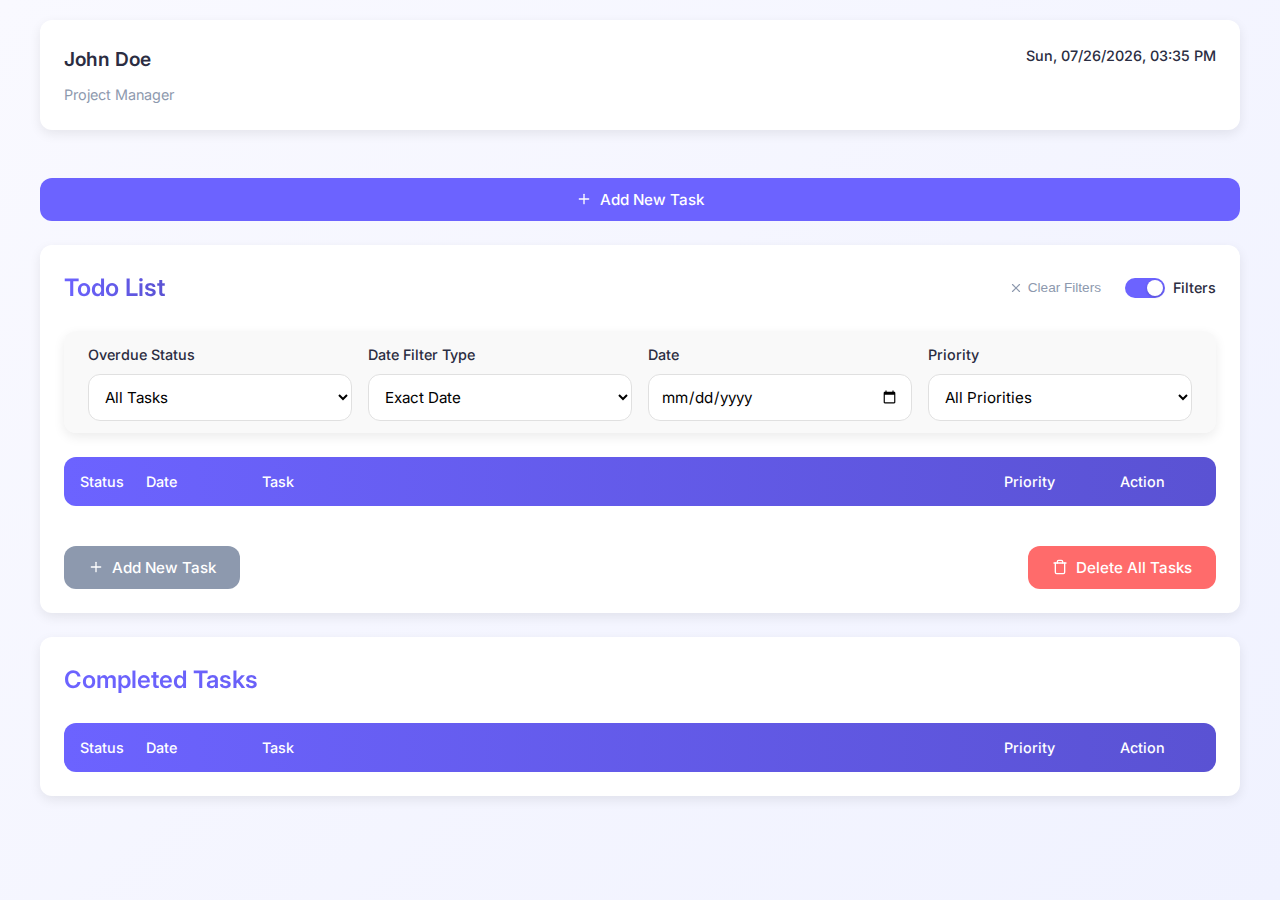
<file: _brainstorming/explorasi UI/index-v3.html>
<!DOCTYPE html>
<html lang="en">
<head>
    <meta charset="UTF-8">
    <meta name="viewport" content="width=device-width, initial-scale=1.0">
    <title>Task Manager</title>
    <link href="https://fonts.googleapis.com/css2?family=Inter:wght@300;400;500;600;700&display=swap" rel="stylesheet">
    <style>
        :root {
            --primary-color: #6c63ff;
            --primary-light: rgba(108, 99, 255, 0.1);
            --secondary-color: #5a52d3;
            --success-color: #4cc9f0;
            --danger-color: #ff6b6b;
            --warning-color: #ffb347;
            --dark-color: #2b2d42;
            --light-color: #f8f9fa;
            --gray-color: #8d99ae;
            --border-radius: 12px;
            --box-shadow: 0 4px 12px rgba(0, 0, 0, 0.08);
            --transition: all 0.3s cubic-bezier(0.25, 0.8, 0.25, 1);
            --card-padding: 1.5rem;
            --section-gap: 1.5rem;
        }

        * {
            box-sizing: border-box;
            margin: 0;
            padding: 0;
        }

        body {
            font-family: 'Inter', sans-serif;
            line-height: 1.6;
            color: var(--dark-color);
            background: linear-gradient(135deg, #f9f9ff 0%, #f0f2ff 100%);
            padding: 20px;
            font-size: 15px;
            min-height: 100vh;
        }

        main {
            max-width: 1200px;
            margin: 0 auto;
            display: flex;
            flex-direction: column;
            gap: var(--section-gap);
        }

        /* Employee Section Styles */
        .employee-section {
            margin-bottom: var(--section-gap);
            display: flex;
            justify-content: space-between;
            align-items: start;
        }

        .employee-info {
            display: flex;
            flex-direction: column;
            gap: 0.5rem;
        }

        .employee-name {
            font-size: 1.2rem;
            font-weight: 600;
            color: var(--dark-color);
        }

        .employee-position {
            font-size: 0.9rem;
            color: var(--gray-color);
        }

        .current-time {
            font-size: 0.9rem;
            color: var(--dark-color);
            font-weight: 500;
        }

        h2, h3 {
            color: var(--dark-color);
            font-weight: 600;
        }

        h2 {
            font-size: 1.5rem;
            background: linear-gradient(90deg, var(--primary-color), var(--secondary-color));
            -webkit-background-clip: text;
            background-clip: text;
            color: transparent;
            display: inline-block;
        }

        h3 {
            font-size: 1.1rem;
            display: flex;
            align-items: center;
            justify-content: space-between;
            cursor: pointer;
            font-weight: 500;
        }

        h3::after {
            content: "▼";
            font-size: 0.7rem;
            transition: var(--transition);
            color: var(--gray-color);
        }

        h3.collapsed::after {
            transform: rotate(-90deg);
        }

        /* Card Styles */
        .card {
            background: white;
            border-radius: var(--border-radius);
            padding: var(--card-padding);
            box-shadow: var(--box-shadow);
            transition: var(--transition);
        }

        .card:hover {
            /* box-shadow: 0 6px 16px rgba(0, 0, 0, 0.12); */
            box-shadow: 0 6px 16px rgba(0, 0, 0, 0.15);
        }

        .card-flex {
            display: flex;
            flex-direction: column;
            gap: 1.5rem;
        }

        /* Form Styles */
        form fieldset {
            border: none;
            padding: 0;
            /* margin-bottom: 1.2rem; */
        }

        .form-grid {
            display: grid;
            /* grid-template-columns: repeat(auto-fit, minmax(200px, 1fr)); */
            grid-template-columns: minmax(200px, 1fr) minmax(200px, 2fr) minmax(200px, 1fr);
            gap: 1rem;
            align-items: start;
        }

        .form-group {
            margin-bottom: 0;
        }

        label {
            display: block;
            margin-bottom: 0.5rem;
            font-weight: 500;
            color: var(--dark-color);
            font-size: 0.9rem;
        }

        input[type="date"],
        textarea,
        select {
            width: 100%;
            padding: 0.75rem;
            border: 1px solid #e0e0e0;
            border-radius: var(--border-radius);
            font-family: inherit;
            font-size: 0.95rem;
            transition: var(--transition);
            background-color: white;
        }

        textarea {
            /* min-height: 80px; */
            min-height: 36px;
            resize: vertical;
        }

        input[type="date"]:focus,
        textarea:focus,
        select:focus {
            outline: none;
            border-color: var(--primary-color);
            box-shadow: 0 0 0 3px var(--primary-light);
        }

        /* Button Styles */
        .btn {
            background-color: var(--primary-color);
            color: white;
            border: none;
            padding: 0.75rem 1.5rem;
            border-radius: var(--border-radius);
            cursor: pointer;
            font-weight: 500;
            transition: var(--transition);
            font-family: inherit;
            font-size: 0.95rem;
            display: inline-flex;
            align-items: center;
            justify-content: center;
            gap: 0.5rem;
        }

        .btn:hover {
            background-color: var(--secondary-color);
            transform: translateY(-2px);
            box-shadow: 0 4px 8px rgba(108, 99, 255, 0.3);
        }

        .btn:active {
            transform: translateY(0);
        }

        .btn-sm {
            padding: 0.5rem 1rem;
            font-size: 0.85rem;
        }

        .btn-danger {
            background-color: var(--danger-color);
        }

        .btn-danger:hover {
            background-color: #ff5252;
        }

        .btn-secondary {
            background-color: var(--gray-color);
        }

        .btn-secondary:hover {
            background-color: #7d8796;
        }

        .btn-icon {
            padding: 0.5rem;
            border-radius: 50%;
            width: 36px;
            height: 36px;
        }

        /* Task List Styles */
        .task-header {
            display: flex;
            justify-content: space-between;
            /* align-items: center; */
        }

        .task-list-container {
            border-radius: var(--border-radius);
            overflow: hidden;
        }

        .task-list-header {
            display: grid;
            grid-template-columns: 50px 100px 1fr 100px 80px;
            gap: 1rem;
            padding: 0.8rem 1rem;
            background: linear-gradient(90deg, var(--primary-color), var(--secondary-color));
            color: white;
            font-weight: 500;
            font-size: 0.9rem;
        }

        .task-item {
            display: grid;
            grid-template-columns: 50px 100px 1fr 100px 80px;
            gap: 1rem;
            padding: 1rem;
            background-color: white;
            border-bottom: 1px solid #f0f0f0;
            align-items: center;
            transition: var(--transition);
        }

        .task-item:last-child {
            border-bottom: none;
        }

        .task-item:hover {
            background-color: var(--primary-light);
        }

        .done-item {
            background-color: #f8f9fa;
        }

        .done-item .task-content {
            text-decoration: line-through;
            color: var(--gray-color);
        }

        .overdue-item {
            background-color: rgba(255, 107, 107, 0.05);
            border-left: 3px solid var(--danger-color);
        }

        .overdue-item .date-content {
            color: var(--danger-color);
            font-weight: 500;
        }

        .priority-content {
            font-weight: 500;
            text-transform: capitalize;
            display: flex;
            align-items: center;
            gap: 0.5rem;
        }

        .priority-high {
            color: var(--danger-color);
        }

        .priority-medium {
            color: var(--warning-color);
        }

        .priority-low {
            color: var(--success-color);
        }

        .priority-badge {
            display: inline-block;
            width: 8px;
            height: 8px;
            border-radius: 50%;
        }

        /* Checkbox styling */
        .checkbox-container {
            display: flex;
            align-items: center;
            justify-content: center;
        }

        input[type="checkbox"] {
            appearance: none;
            -webkit-appearance: none;
            width: 18px;
            height: 18px;
            border: 2px solid var(--primary-color);
            border-radius: 4px;
            outline: none;
            cursor: pointer;
            position: relative;
            transition: var(--transition);
        }

        input[type="checkbox"]:checked {
            background-color: var(--primary-color);
        }

        input[type="checkbox"]:checked::after {
            content: "✓";
            position: absolute;
            color: white;
            font-size: 12px;
            top: 50%;
            left: 50%;
            transform: translate(-50%, -50%);
        }

        /* Empty state */
        .empty-state {
            text-align: center;
            padding: 2rem;
            color: var(--gray-color);
            font-style: italic;
            background-color: white;
            font-size: 0.95rem;
        }

        /* Filter Styles */
        .filter-card {
            /* margin-top: 1rem !important;
            margin-bottom: 1rem; */
            background: rgbA(240, 240, 240, 0.4);
            border-radius: var(--border-radius);
            padding: calc(var(--card-padding) / 2) var(--card-padding);
            box-shadow: var(--box-shadow);
            /* flex: 1; */
            /* margin-left: auto; */
        }

        .filter-controls {
            display: flex;
            justify-content: space-between;
            align-items: center;
            gap: 1rem;
            /* margin-bottom: 1rem; */
        }

        .filter-grid {
            display: grid;
            grid-template-columns: repeat(auto-fit, minmax(160px, 1fr));
            gap: 1rem;
            transition: all 0.3s ease;
            overflow: hidden;
        }

        .filter-grid.collapsed {
            height: 0;
            opacity: 0;
            display: none;
        }

        /* Clear Filters button */
        .clear-filters-btn {
            background: none;
            border: none;
            color: var(--gray-color);
            font-size: 0.85rem;
            cursor: pointer;
            display: flex;
            align-items: center;
            gap: 0.3rem;
            padding: 0.3rem 0.5rem;
            border-radius: 4px;
            transition: var(--transition);
        }

        .clear-filters-btn:hover {
            background-color: rgba(0, 0, 0, 0.05);
            color: var(--dark-color);
        }

        /* Toggle switch */
        .toggle-switch {
            display: flex;
            align-items: center;
            margin-top: auto;
            margin-bottom: auto;
            gap: 0.5rem;
        }

        .toggle-switch input {
            display: none;
        }

        .toggle-switch .slider {
            width: 40px;
            height: 20px;
            background-color: #ddd;
            border-radius: 20px;
            position: relative;
            transition: var(--transition);
            cursor: pointer;
        }

        .toggle-switch .slider::before {
            content: "";
            position: absolute;
            width: 16px;
            height: 16px;
            border-radius: 50%;
            background-color: white;
            top: 2px;
            left: 2px;
            transition: var(--transition);
            box-shadow: 0 1px 3px rgba(0, 0, 0, 0.2);
        }

        .toggle-switch input:checked + .slider {
            background-color: var(--primary-color);
        }

        .toggle-switch input:checked + .slider::before {
            transform: translateX(20px);
        }

        .toggle-switch .label {
            font-size: 0.9rem;
            color: var(--dark-color);
        }

        /* Add this to your CSS */
        #delete-all {
            margin-left: auto; /* Pushes it to the right */
            transition: all 0.2s ease;
        }

        #delete-all:hover {
            transform: scale(1.05);
            box-shadow: 0 2px 8px rgba(255, 107, 107, 0.3);
        }

        /* Responsive Design */
        @media (max-width: 900px) {
            .task-list-header, .task-item {
                grid-template-columns: 40px 80px 1fr 80px;
            }
            .delete-header, .delete-content {
                display: none;
            }
        }

        @media (max-width: 600px) {
            .employee-section {
                flex-direction: column;
                align-items: flex-start;
                gap: 1rem;
            }
            
            .task-list-header, .task-item {
                grid-template-columns: 40px 1fr 60px;
                padding: 0.8rem;
            }
            
            .date-header, .date-content, 
            .priority-header, .priority-content {
                display: none;
            }
            
            .task-content {
                font-weight: 500;
            }
            
            .task-item .task-content {
                padding-left: 0.5rem;
            }
            
            .form-grid {
                grid-template-columns: 1fr;
            }
            
            .priority-content span {
                display: none;
            }
            
            /* Color task text based on priority for mobile */
            .task-item[data-priority="High"] .task-content {
                color: var(--danger-color);
            }
            
            .task-item[data-priority="Medium"] .task-content {
                color: var(--warning-color);
            }
            
            .task-item[data-priority="Low"] .task-content {
                color: var(--success-color);
            }
            
            .done-item .task-content {
                color: var(--gray-color) !important;
            }
            
            /* Make buttons icon-only on mobile */
            .btn-icon-only-mobile .btn-text {
                display: none;
            }
            
            .btn-icon-only-mobile {
                padding: 0.5rem;
                width: 36px;
                height: 36px;
                justify-content: center;
            }
            
            /* Adjust filter controls for mobile - keep them in one row */
            .filter-controls {
                flex-direction: row;
                align-items: center;
                gap: 1rem;
            }
            
            .clear-filters-btn {
                margin-left: 0;
            }
        }

        /* Animations */
        @keyframes fadeIn {
            from { opacity: 0; transform: translateY(10px); }
            to { opacity: 1; transform: translateY(0); }
        }

        .task-item {
            animation: fadeIn 0.3s ease-out forwards;
        }

        /* Utility Classes */
        .flex-left-1 {
            display: flex;
            justify-content: space-between;
            align-items: center;
        }

        .hidden {
            display: none !important;
        }

        /* Scrollbar styling */
        ::-webkit-scrollbar {
            width: 8px;
            height: 8px;
        }

        ::-webkit-scrollbar-track {
            background: #f1f1f1;
            border-radius: 10px;
        }

        ::-webkit-scrollbar-thumb {
            background: var(--primary-color);
            border-radius: 10px;
        }

        ::-webkit-scrollbar-thumb:hover {
            background: var(--secondary-color);
        }
    </style>
</head>
<body>
    <main>
        <!-- Employee Section -->
        <section class="employee-section card">
            <div class="employee-info">
                <div class="employee-name">John Doe</div>
                <div class="employee-position">Project Manager</div>
            </div>
            <div class="current-time" id="current-time"></div>
        </section>

        <!-- New Task Form Section (initially hidden) -->
        <section class="card card-flex hidden" id="new-task-form-section">
            <div class="task-header">
                <h2>Add New Task</h2>
                <button type="button" class="btn btn-secondary" id="hide-task-form">
                    <svg xmlns="http://www.w3.org/2000/svg" width="16" height="16" viewBox="0 0 24 24" fill="none" stroke="currentColor" stroke-width="2" stroke-linecap="round" stroke-linejoin="round">
                        <line x1="18" y1="6" x2="6" y2="18"></line>
                        <line x1="6" y1="6" x2="18" y2="18"></line>
                    </svg>
                    <span class="btn-text">Hide Form</span>
                </button>
            </div>
            <form action="#" name="new-task-form" id="new-task-form">
                <!-- <fieldset> -->
                    <div class="form-grid">
                        <div class="form-group">
                            <label for="new-date">Date</label>
                            <input type="date" name="new-date" id="new-date" required>
                        </div>
                        <div class="form-group">
                            <label for="new-task">Task Description</label>
                            <textarea rows=1 name="new-task" id="new-task" placeholder="Enter task description" required></textarea>
                        </div>
                        <div class="form-group">
                            <label for="priority">Priority</label>
                            <select name="new-priority" id="new-priority" required>
                                <option value="" disabled selected>Select priority</option>
                                <option value="Low">Low</option>
                                <option value="Medium">Medium</option>
                                <option value="High">High</option>
                            </select>
                        </div>
                    </div>
                    
                    <!-- <div class="form-group"> -->
                        <!-- <button type="submit" class="btn" id="btn-submit">
                            <svg xmlns="http://www.w3.org/2000/svg" width="16" height="16" viewBox="0 0 24 24" fill="none" stroke="currentColor" stroke-width="2" stroke-linecap="round" stroke-linejoin="round">
                                <line x1="12" y1="5" x2="12" y2="19"></line>
                                <line x1="5" y1="12" x2="19" y2="12"></line>
                            </svg>
                            <span class="btn-text">Add Task</span>
                        </button> -->
                    <!-- </div> -->
                <!-- </fieldset> -->
            </form>
            <button type="submit" form="new-task-form" class="btn" id="btn-submit">
                <svg xmlns="http://www.w3.org/2000/svg" width="16" height="16" viewBox="0 0 24 24" fill="none" stroke="currentColor" stroke-width="2" stroke-linecap="round" stroke-linejoin="round">
                    <line x1="12" y1="5" x2="12" y2="19"></line>
                    <line x1="5" y1="12" x2="19" y2="12"></line>
                </svg>
                <span class="btn-text">Add Task</span>
            </button>
        </section>
        
        <!-- Show Task Form Button -->
        <button type="button" class="btn" id="show-task-form">
            <svg xmlns="http://www.w3.org/2000/svg" width="16" height="16" viewBox="0 0 24 24" fill="none" stroke="currentColor" stroke-width="2" stroke-linecap="round" stroke-linejoin="round">
                <line x1="12" y1="5" x2="12" y2="19"></line>
                <line x1="5" y1="12" x2="19" y2="12"></line>
            </svg>
            <span class="btn-text">Add New Task</span>
        </button>
        
        <section class="card card-flex">
            <div class="task-header">
                <h2>Todo List</h2>
                <!-- <button type="button" class="btn btn-danger btn-icon-only-mobile" id="delete-all">
                    <svg xmlns="http://www.w3.org/2000/svg" width="16" height="16" viewBox="0 0 24 24" fill="none" stroke="currentColor" stroke-width="2" stroke-linecap="round" stroke-linejoin="round">
                        <polyline points="3 6 5 6 21 6"></polyline>
                        <path d="M19 6v14a2 2 0 0 1-2 2H7a2 2 0 0 1-2-2V6m3 0V4a2 2 0 0 1 2-2h4a2 2 0 0 1 2 2v2"></path>
                    </svg>
                    <span class="btn-text">Delete All</span>
                </button> -->

                <!-- <div class="filter-card"> -->
                    <div class="filter-controls">
                        <button type="reset" class="clear-filters-btn" id="clear-all-filters">
                            <svg xmlns="http://www.w3.org/2000/svg" width="14" height="14" viewBox="0 0 24 24" fill="none" stroke="currentColor" stroke-width="2" stroke-linecap="round" stroke-linejoin="round">
                                <line x1="18" y1="6" x2="6" y2="18"></line>
                                <line x1="6" y1="6" x2="18" y2="18"></line>
                            </svg>
                            Clear Filters
                        </button>
                        <label class="toggle-switch">
                            <input type="checkbox" id="show-filters" checked>
                            <span class="slider"></span>
                            <span class="label">Filters</span>
                        </label>
                    </div>
                    
                
                <!-- </div> -->
            </div>
            
            <!-- Changed filter-container to filter-card -->
            <!-- <div class="filter-card">
                <div class="filter-controls">
                    <label class="toggle-switch">
                        <input type="checkbox" id="show-filters" checked>
                        <span class="slider"></span>
                        <span class="label">Filters</span>
                    </label>
                    <button type="reset" class="clear-filters-btn" id="clear-all-filters">
                        <svg xmlns="http://www.w3.org/2000/svg" width="14" height="14" viewBox="0 0 24 24" fill="none" stroke="currentColor" stroke-width="2" stroke-linecap="round" stroke-linejoin="round">
                            <line x1="18" y1="6" x2="6" y2="18"></line>
                            <line x1="6" y1="6" x2="18" y2="18"></line>
                        </svg>
                        Clear Filters
                    </button>
                </div>

                <form class="filter-grid" id="filter-section">
                        <div class="form-group">
                            <label for="overdue-filter">Overdue Status</label>
                            <select name="overdue-filter" class="filter" id="overdue-filter">
                                <option value="All" selected>All Tasks</option>
                                <option value="Overdue">Overdue Only</option>
                            </select>
                        </div>

                        <div class="form-group">
                            <label for="date-type-filter">Date Filter Type</label>
                            <select name="date-type-filter" id="date-type-filter">
                                <option value="Date">Exact Date</option>
                                <option value="Max">Before Date</option>
                                <option value="Min">After Date</option>
                                <option value="Range">Date Range</option>
                            </select>
                        </div>

                        <div class="form-group">
                            <label for="filter-date-1">Date</label>
                            <input type="date" class="filter" name="filter-date-1" id="filter-date-1">
                        </div>

                        <div class="form-group hidden" id="date2-filter">
                            <label for="filter-date-2">To Date</label>
                            <input type="date" class="filter" name="filter-date-2" id="filter-date-2">
                        </div>

                        <div class="form-group">
                            <label for="filter-priority">Priority</label>
                            <select name="filter-priority" class="filter" id="filter-priority">
                                <option value="" selected>All Priorities</option>
                                <option value="Low">Low</option>
                                <option value="Medium">Medium</option>
                                <option value="High">High</option>
                            </select>
                        </div>
                </form>
            </div> -->
            <form class="filter-card filter-grid" id="filter-section">
                <div class="form-group">
                    <label for="overdue-filter">Overdue Status</label>
                    <select name="overdue-filter" class="filter" id="overdue-filter">
                        <option value="All" selected>All Tasks</option>
                        <option value="Overdue">Overdue Only</option>
                    </select>
                </div>

                <div class="form-group">
                    <label for="date-type-filter">Date Filter Type</label>
                    <select name="date-type-filter" id="date-type-filter">
                        <option value="Date">Exact Date</option>
                        <option value="Max">Before Date</option>
                        <option value="Min">After Date</option>
                        <option value="Range">Date Range</option>
                    </select>
                </div>

                <div class="form-group">
                    <label for="filter-date-1">Date</label>
                    <input type="date" class="filter" name="filter-date-1" id="filter-date-1">
                </div>

                <div class="form-group hidden" id="date2-filter">
                    <label for="filter-date-2">To Date</label>
                    <input type="date" class="filter" name="filter-date-2" id="filter-date-2">
                </div>

                <div class="form-group">
                    <label for="filter-priority">Priority</label>
                    <select name="filter-priority" class="filter" id="filter-priority">
                        <option value="" selected>All Priorities</option>
                        <option value="Low">Low</option>
                        <option value="Medium">Medium</option>
                        <option value="High">High</option>
                    </select>
                </div>
        </form>
            <div class="task-list-container">
                <div class="task-list-header">
                    <div class="done-header">Status</div>
                    <div class="date-header">Date</div>
                    <div class="task-header">Task</div>
                    <div class="priority-header">Priority</div>
                    <div class="delete-header">Action</div>
                </div>
                <div id="todo-list">
                    <!-- Tasks will be inserted here -->
                </div>
                <div id="todo-empty" class="empty-state hidden">No tasks found. Add a task to get started!</div>
            </div>
            <!-- In the Todo List section, before the closing </section> tag -->
            <div class="flex-left-1" style="margin-top: 1rem;">
                <button type="button" class="btn btn-secondary" id="show-task-form">
                    <svg xmlns="http://www.w3.org/2000/svg" width="16" height="16" viewBox="0 0 24 24" fill="none" stroke="currentColor" stroke-width="2" stroke-linecap="round" stroke-linejoin="round">
                        <line x1="12" y1="5" x2="12" y2="19"></line>
                        <line x1="5" y1="12" x2="19" y2="12"></line>
                    </svg>
                    <span class="btn-text">Add New Task</span>
                </button>
                <button type="button" class="btn btn-danger" id="delete-all">
                    <svg xmlns="http://www.w3.org/2000/svg" width="16" height="16" viewBox="0 0 24 24" fill="none" stroke="currentColor" stroke-width="2" stroke-linecap="round" stroke-linejoin="round">
                        <polyline points="3 6 5 6 21 6"></polyline>
                        <path d="M19 6v14a2 2 0 0 1-2 2H7a2 2 0 0 1-2-2V6m3 0V4a2 2 0 0 1 2-2h4a2 2 0 0 1 2 2v2"></path>
                    </svg>
                    <span class="btn-text">Delete All Tasks</span>
                </button>
            </div>


        </section>
        
        <section class="card card-flex">
            <h2>Completed Tasks</h2>
            <div class="task-list-container">
                <div class="task-list-header">
                    <div class="done-header">Status</div>
                    <div class="date-header">Date</div>
                    <div class="task-header">Task</div>
                    <div class="priority-header">Priority</div>
                    <div class="delete-header">Action</div>
                </div>
                <div id="completed-list">
                    <!-- Completed tasks will be inserted here -->
                </div>
                <div id="completed-empty" class="empty-state hidden">No completed tasks yet. Keep going!</div>
            </div>
        </section>
    </main>
    <script>
        const taskDb = [];
        
        // Updated time formatting
        function updateCurrentTime() {
            const now = new Date();
            const options = { 
                weekday: 'short', 
                day: '2-digit', 
                month: '2-digit', 
                year: 'numeric',
                hour: '2-digit',
                minute: '2-digit'
            };
            const dateTimeString = now.toLocaleDateString(undefined, options);
            document.getElementById('current-time').textContent = dateTimeString.replace(/\//g, '/');
        }

        // Initialize and update time
        updateCurrentTime();
        setInterval(updateCurrentTime, 1000);

        const sortTasksByDateDescending = (tasks) => {
            return tasks.sort((a, b) => {
                const dateA = a.date instanceof Date ? a.date : new Date(a.date);
                const dateB = b.date instanceof Date ? b.date : new Date(b.date);
                return dateA - dateB;
            });
        };

        function addTask() {
            const dateInput = document.getElementById('new-date');
            const taskInput = document.getElementById('new-task');
            const priorityInput = document.getElementById('new-priority');
            
            if (!dateInput.value || !taskInput.value || !priorityInput.value) {
                alert('Please fill in all fields');
                return;
            }
            
            taskDb.push({
                date: new Date(dateInput.value),
                task: taskInput.value,
                priority: priorityInput.value,
                isDone: false,
            });
            
            sortTasksByDateDescending(taskDb);
            
            // Clear form and hide it
            taskInput.value = '';
            priorityInput.value = '';
            document.getElementById('new-task-form-section').classList.add('hidden');
            document.getElementById('show-task-form').classList.remove('hidden');
        }

        function clearTodoListElement() {
            const todoList = document.getElementById("todo-list");
            todoList.innerHTML = '';

            const doneList = document.getElementById("completed-list");
            doneList.innerHTML = '';
        }

        function taskItemTemplate(index, task) {
            const todoItem = document.createElement('article'); // Semantic HTML element
            todoItem.className = "task-item";
            todoItem.setAttribute('data-priority', task.priority);
            
            if(task.isDone) {
                todoItem.classList.add("done-item");
            }

            const today = new Date();
            today.setHours(0, 0, 0, 0);
            const taskDate = task.date instanceof Date ? task.date : new Date(task.date);
            
            if (taskDate < today && !task.isDone) {
                todoItem.classList.add("overdue-item");
            }

            // Checkbox for done status
            const doneCell = document.createElement('div');
            doneCell.className = "checkbox-container";
            const checkbox = document.createElement('input');
            checkbox.type = "checkbox";
            checkbox.checked = task.isDone;
            checkbox.id = `task-${index}-done`;
            checkbox.setAttribute('aria-label', `Mark task "${task.task}" as ${task.isDone ? 'incomplete' : 'complete'}`);
            checkbox.onclick = function() {
                doneTask(index);
            };
            doneCell.appendChild(checkbox);
            todoItem.appendChild(doneCell);

            // Date
            const dateCell = document.createElement('div');
            dateCell.className = "date-content";
            // Format date as dd-mm-yyyy
            const day = String(taskDate.getDate()).padStart(2, '0');
            const month = String(taskDate.getMonth() + 1).padStart(2, '0');
            const year = taskDate.getFullYear();
            dateCell.textContent = `${day}-${month}-${year}`;
            todoItem.appendChild(dateCell);

            // Task content
            const taskCell = document.createElement('div');
            taskCell.className = "task-content";
            taskCell.textContent = task.task;
            todoItem.appendChild(taskCell);

            // Priority
            const priorityCell = document.createElement('div');
            priorityCell.className = `priority-content priority-${task.priority.toLowerCase()}`;
            const priorityBadge = document.createElement('span');
            priorityBadge.className = "priority-badge";
            priorityBadge.style.backgroundColor = getPriorityColor(task.priority);
            priorityCell.appendChild(priorityBadge);
            priorityCell.appendChild(document.createTextNode(task.priority));
            todoItem.appendChild(priorityCell);

            // Delete button
            const deleteCell = document.createElement('div');
            const deleteBtn = document.createElement('button');
            deleteBtn.className = "btn btn-danger btn-sm btn-icon-only-mobile";
            deleteBtn.innerHTML = `
                <svg xmlns="http://www.w3.org/2000/svg" width="14" height="14" viewBox="0 0 24 24" fill="none" stroke="currentColor" stroke-width="2" stroke-linecap="round" stroke-linejoin="round">
                    <polyline points="3 6 5 6 21 6"></polyline>
                    <path d="M19 6v14a2 2 0 0 1-2 2H7a2 2 0 0 1-2-2V6m3 0V4a2 2 0 0 1 2-2h4a2 2 0 0 1 2 2v2"></path>
                </svg>
                <span class="btn-text">Delete</span>
            `;
            deleteBtn.onclick = function() {
                deleteTask(index);
            };
            deleteBtn.setAttribute('aria-label', `Delete task "${task.task}"`);
            deleteCell.appendChild(deleteBtn);
            todoItem.appendChild(deleteCell);
            
            return todoItem;
        }

        function getPriorityColor(priority) {
            switch(priority.toLowerCase()) {
                case 'high': return 'var(--danger-color)';
                case 'medium': return 'var(--warning-color)';
                case 'low': return 'var(--success-color)';
                default: return 'var(--gray-color)';
            }
        }

        const deleteAll = document.getElementById("delete-all");
        deleteAll.onclick = function() {
            const activeTasks = taskDb.filter(task => !task.isDone).length;
            const completedTasks = taskDb.filter(task => task.isDone).length;
            
            let message = "Are you sure you want to delete ";
            if (activeTasks && completedTasks) {
                message += `all ${activeTasks} active tasks and ${completedTasks} completed tasks?`;
            } else if (activeTasks) {
                message += `all ${activeTasks} active tasks?`;
            } else if (completedTasks) {
                message += `all ${completedTasks} completed tasks?`;
            } else {
                alert('No tasks to delete');
                return;
            }
            
            if (confirm(message)) {
                taskDb.length = 0;
                clearTodoListElement();
                showTask();
            }
        };

        function deleteTask(index) {
            if (confirm("Are you sure you want to delete this task?")) {
                taskDb.splice(index, 1);
                clearTodoListElement();
                showTask();
            }
        }

        function doneTask(index) {
            taskDb[index].isDone = !taskDb[index].isDone;
            clearTodoListElement();
            showTask();
        }

        function showTask() {
            const todoList = document.getElementById("todo-list");
            const doneList = document.getElementById("completed-list");
            const todoEmpty = document.getElementById("todo-empty");
            const completedEmpty = document.getElementById("completed-empty");

            const today = new Date();
            today.setHours(0, 0, 0, 0);
            
            let hasActiveTasks = false;
            let hasCompletedTasks = false;
            
            for(let i = 0; i < taskDb.length; i++) {
                const task = taskDb[i];
                const taskDate = task.date instanceof Date ? task.date : new Date(task.date);
                
                const overdueFilter = document.getElementById("overdue-filter").value;
                const dateTypeFilter = document.getElementById("date-type-filter").value;
                const date1Filter = document.getElementById("filter-date-1").value;
                const date2Filter = document.getElementById("filter-date-2").value;
                const priorityFilter = document.getElementById("filter-priority").value;
                
                const dateFrom = date1Filter ? new Date(date1Filter) : null;
                const dateTo = date2Filter ? new Date(date2Filter) : null;
                
                // Check overdue filter first
                let overdueMatch = true;
                if (overdueFilter === "Overdue") {
                    overdueMatch = taskDate < today && !task.isDone;
                }
                
                // Then check date filter
                let dateMatch = false;
                if (!date1Filter) {
                    dateMatch = true;
                } else {
                    switch(dateTypeFilter) {
                        case "Date":
                            dateMatch = taskDate.getTime() === dateFrom.getTime();
                            break;
                        case "Max":
                            dateMatch = taskDate <= dateFrom;
                            break;
                        case "Min":
                            dateMatch = taskDate >= dateFrom;
                            break;
                        case "Range":
                            dateMatch = taskDate >= dateFrom && (!dateTo || taskDate <= dateTo);
                            break;
                        default:
                            dateMatch = true;
                    }
                }
                
                const priorityMatch = !priorityFilter || task.priority.toLowerCase() === priorityFilter.toLowerCase();
                
                if (overdueMatch && dateMatch && priorityMatch) {
                    if (!task.isDone) {
                        todoList.appendChild(taskItemTemplate(i, task));
                        hasActiveTasks = true;
                    } else {
                        doneList.appendChild(taskItemTemplate(i, task));
                        hasCompletedTasks = true;
                    }
                }
            }
            
            // Show empty states if needed
            todoEmpty.classList.toggle('hidden', hasActiveTasks || taskDb.length === 0);
            completedEmpty.classList.toggle('hidden', hasCompletedTasks || taskDb.length === 0);
        }

        // Toggle new task form visibility
        document.getElementById("show-task-form").addEventListener("click", function() {
            document.getElementById("new-task-form-section").classList.remove('hidden');
            this.classList.add('hidden');
            document.getElementById('new-date').focus();
        });

        document.getElementById("hide-task-form").addEventListener("click", function() {
            document.getElementById("new-task-form-section").classList.add('hidden');
            document.getElementById("show-task-form").classList.remove('hidden');
        });

        // Event listeners
        document.getElementById("overdue-filter").addEventListener("change", function() {
            clearTodoListElement();
            showTask();
        });

        document.getElementById("date-type-filter").addEventListener("change", function(e) {
            const date2FilterContainer = document.getElementById("date2-filter");
            date2FilterContainer.classList.toggle('hidden', e.target.value !== "Range");
            clearTodoListElement();
            showTask();
        });

        document.getElementById("filter-date-1").addEventListener("change", function() {
            clearTodoListElement();
            showTask();
        });

        document.getElementById("filter-date-2").addEventListener("change", function() {
            clearTodoListElement();
            showTask();
        });

        document.getElementById("filter-priority").addEventListener("change", function() {
            clearTodoListElement();
            showTask();
        });

        document.getElementById("new-task-form").addEventListener("submit", function(e) {
            e.preventDefault();
            addTask();
            clearTodoListElement();
            showTask();
        });

        // Toggle filter section visibility
        document.getElementById("show-filters").addEventListener("change", function() {
            document.getElementById("filter-section").classList.toggle("collapsed", !this.checked);
        });

        document.getElementById("clear-all-filters").addEventListener("click", function(e) {
            e.preventDefault();
            document.getElementById("overdue-filter").value = "All";
            document.getElementById("date-type-filter").value = "Date";
            document.getElementById("filter-date-1").value = "";
            document.getElementById("filter-date-2").value = "";
            document.getElementById("filter-priority").value = "";
            document.getElementById("date2-filter").classList.add('hidden');
            clearTodoListElement();
            showTask();
        });

        // Initialize date to today
        document.getElementById('new-date').valueAsDate = new Date();

        // Initialize the view
        showTask();
    </script>
</body>
</html>
</file>
<file: styles/style.css>
:root {
    --primary-color: #6c63ff;
    --primary-light: rgba(108, 99, 255, 0.1);
    --secondary-color: #5a52d3;
    --success-color: #4cc9f0;
    --danger-color: #ff6b6b;
    --warning-color: #ffb347;
    --dark-color: #2b2d42;
    --light-color: #f8f9fa;
    --gray-color: #8d99ae;
    --border-radius: 12px;
    --box-shadow: 0 4px 12px rgba(0, 0, 0, 0.08);
    --transition: all 0.3s cubic-bezier(0.25, 0.8, 0.25, 1);
    --card-padding: 1.5rem;
    --section-gap: 1.5rem;
}

* {
    box-sizing: border-box;
    margin: 0;
    padding: 0;
}

body {
    font-family: 'Inter', sans-serif;
    line-height: 1.6;
    color: var(--dark-color);
    background: linear-gradient(135deg, #f9f9ff 0%, #f0f2ff 100%);
    padding: 20px;
    font-size: 15px;
    min-height: 100vh;
}

main {
    max-width: 1200px;
    margin: 0 auto;
    display: flex;
    flex-direction: column;
    gap: var(--section-gap);
}

/* Employee Section Styles */
.employee-section {
    margin-bottom: var(--section-gap);
    display: flex;
    justify-content: space-between;
    align-items: start;
}

.employee-info {
    display: flex;
    flex-direction: column;
    gap: 0.5rem;
}

.employee-name {
    font-size: 1.2rem;
    font-weight: 600;
    color: var(--dark-color);
}

.employee-position {
    font-size: 0.9rem;
    color: var(--gray-color);
}

.current-time {
    font-size: 0.9rem;
    color: var(--gray-color);
    font-weight: 500;
}

h2 {
    color: var(--dark-color);
    font-weight: 600;
}

h2 {
    font-size: 1.5rem;
    background: linear-gradient(90deg, var(--primary-color), var(--secondary-color));
    -webkit-background-clip: text;
    background-clip: text;
    color: transparent;
    display: inline-block;
}

/* Card Styles */
.card {
    background: white;
    border-radius: var(--border-radius);
    padding: var(--card-padding);
    box-shadow: var(--box-shadow);
    transition: var(--transition);
}

.card:hover {
    box-shadow: 0 6px 16px rgba(0, 0, 0, 0.16);
}

.card-flex {
    display: flex;
    flex-direction: column;
    gap: 1.5rem;
}

/* Form Styles */
.form-grid {
    display: grid;
    /* grid-template-columns: repeat(auto-fit, minmax(200px, 1fr)); */
    grid-template-columns: minmax(200px, 1fr) minmax(200px, 2fr) minmax(200px, 1fr);
    gap: 1rem;
    align-items: start;
}

/* .form-group {
    margin-bottom: 0;
} */

label {
    display: block;
    margin-bottom: 0.5rem;
    font-weight: 500;
    color: var(--dark-color);
    font-size: 0.9rem;
}

input[type="date"],
textarea,
select {
    width: 100%;
    padding: 0.75rem;
    border: 1px solid #e0e0e0;
    border-radius: var(--border-radius);
    font-family: inherit;
    font-size: 0.95rem;
    transition: var(--transition);
    background-color: white;
}

textarea {
    min-height: 36px;
    resize: vertical;
}

input[type="date"]:focus,
textarea:focus,
select:focus {
    outline: none;
    border-color: var(--primary-color);
    box-shadow: 0 0 0 3px var(--primary-light);
}

/* Button Styles */
.btn {
    background-color: var(--primary-color);
    color: white;
    border: none;
    padding: 0.75rem 1.5rem;
    border-radius: var(--border-radius);
    cursor: pointer;
    font-weight: 500;
    transition: var(--transition);
    font-family: inherit;
    font-size: 0.95rem;
    display: inline-flex;
    align-items: center;
    justify-content: center;
    gap: 0.5rem;
}

.btn:hover {
    background-color: var(--secondary-color);
    transform: translateY(-2px);
    box-shadow: 0 4px 8px rgba(108, 99, 255, 0.3);
}

.btn:active {
    transform: translateY(0);
}

.btn-sm {
    padding: 0.5rem 1rem;
    font-size: 0.85rem;
}

.btn-danger {
    background-color: var(--danger-color);
}

.btn-danger:hover {
    background-color: #ff5252;
}

.btn-secondary {
    background-color: var(--gray-color);
}

.btn-secondary:hover {
    background-color: #7d8796;
}

.btn-icon {
    padding: 0.5rem;
    border-radius: 50%;
    width: 36px;
    height: 36px;
}

#btn-submit {
    width: 200px;
}

/* Task List Styles */
.task-list-name-header {
    display: flex;
    justify-content: space-between;
}

#new-task-form-section h2 {
    margin: auto;
}

.task-list-container {
    border-radius: var(--border-radius);
    overflow: hidden;
}

.task-list-header {
    display: grid;
    grid-template-columns: 50px 100px 1fr 100px 80px;
    gap: 1rem;
    padding: 0.8rem 1rem;
    background: linear-gradient(90deg, var(--primary-color), var(--secondary-color));
    color: white;
    font-weight: 500;
    font-size: 0.9rem;
}

.task-list-item {
    display: grid;
    grid-template-columns: 50px 100px 1fr 100px 80px;
    gap: 1rem;
    padding: 1rem;
    background-color: white;
    border-bottom: 1px solid #f0f0f0;
    align-items: center;
    transition: var(--transition);
}

.task-list-item:last-child {
    border-bottom: none;
}

.task-list-item:hover {
    background-color: var(--primary-light);
}

.completed-item {
    background-color: #f8f9fa;
}

#todo-list .completed-item .date-content,
#todo-list .completed-item .task-content,
#todo-list .completed-item .priority-content {
    text-decoration: line-through;
    color: var(--gray-color);
}

.overdue-item {
    background-color: rgba(255, 107, 107, 0.05);
    border-left: 5px solid var(--danger-color);
}

.overdue-item .date-content {
    color: var(--danger-color);
    font-weight: 500;
}

.priority-content {
    font-weight: 500;
    text-transform: capitalize;
    display: flex;
    align-items: center;
    gap: 0.5rem;
}

.priority-high {
    color: var(--danger-color);
}

.priority-medium {
    color: var(--warning-color);
}

.priority-low {
    color: var(--success-color);
}

.priority-badge {
    display: inline-block;
    width: 8px;
    height: 8px;
    border-radius: 50%;
}

/* Checkbox styling */
.checkbox-container {
    display: flex;
    align-items: center;
    justify-content: center;
}

input[type="checkbox"] {
    appearance: none;
    -webkit-appearance: none;
    width: 18px;
    height: 18px;
    border: 2px solid var(--primary-color);
    border-radius: 4px;
    outline: none;
    cursor: pointer;
    position: relative;
    transition: var(--transition);
}

input[type="checkbox"]:checked {
    background-color: var(--primary-color);
}

input[type="checkbox"]:checked::after {
    content: "✓";
    position: absolute;
    color: white;
    font-size: 12px;
    top: 50%;
    left: 50%;
    transform: translate(-50%, -50%);
}

/* Empty state */
.empty-state {
    text-align: center;
    padding: 2rem;
    color: var(--gray-color);
    font-style: italic;
    background-color: white;
    font-size: 0.95rem;
}

/* Filter Styles */
.filter-card {
    border-radius: var(--border-radius);
    padding: calc(var(--card-padding) / 2) var(--card-padding);
    box-shadow: var(--box-shadow);
}

.filter-controls {
    display: flex;
    justify-content: space-between;
    align-items: center;
    gap: 1rem;
}

.filter-grid {
    display: grid;
    grid-template-columns: repeat(auto-fit, minmax(160px, 1fr));
    gap: 1rem;
    transition: all 0.3s ease;
    overflow: hidden;
}

.filter-grid.collapsed {
    height: 0;
    opacity: 0;
    display: none;
}

/* Clear Filters button */
.clear-filters-btn {
    background: none;
    border: none;
    color: var(--gray-color);
    font-size: 0.85rem;
    cursor: pointer;
    display: flex;
    align-items: center;
    gap: 0.3rem;
    padding: 0.3rem 0.5rem;
    border-radius: 4px;
    transition: var(--transition);
}

.clear-filters-btn:hover {
    background-color: rgba(0, 0, 0, 0.05);
    color: var(--dark-color);
}

/* Toggle switch */
.toggle-switch {
    display: flex;
    align-items: center;
    margin-top: auto;
    margin-bottom: auto;
    gap: 0.5rem;
}

.toggle-switch input {
    display: none;
}

.toggle-switch .slider {
    width: 40px;
    height: 20px;
    background-color: #ddd;
    border-radius: 20px;
    position: relative;
    transition: var(--transition);
    cursor: pointer;
}

.toggle-switch .slider::before {
    content: "";
    position: absolute;
    width: 16px;
    height: 16px;
    border-radius: 50%;
    background-color: white;
    top: 2px;
    left: 2px;
    transition: var(--transition);
    box-shadow: 0 1px 3px rgba(0, 0, 0, 0.2);
}

.toggle-switch input:checked + .slider {
    background-color: var(--primary-color);
}

.toggle-switch input:checked + .slider::before {
    transform: translateX(20px);
}

.toggle-switch .label {
    font-size: 0.9rem;
    color: var(--dark-color);
}

/* Add this to your CSS */
#delete-all {
    margin-left: auto;
    transition: all 0.2s ease;
}

#delete-all:hover {
    transform: scale(1.05);
    box-shadow: 0 2px 8px rgba(255, 107, 107, 0.3);
}

/* Responsive Design */
@media (max-width: 900px) {
    .task-list-header, .task-list-item {
        grid-template-columns: 40px 80px 1fr 80px 80px;
    }
    .delete-header, .delete-content {
        display: none;
    }
}

@media (max-width: 600px) {
    .employee-section {
        flex-direction: column;
        align-items: flex-start;
        gap: 1rem;
    }
    
    .task-list-header, .task-list-item {
        grid-template-columns: 40px 1fr 60px;
        padding: 0.8rem;
    }
    
    .date-header, .date-content, 
    .priority-header, .priority-content {
        display: none;
    }
    
    .task-content {
        font-weight: 500;
    }
    
    .task-list-item .task-content {
        padding-left: 0.5rem;
    }
    
    .form-grid {
        grid-template-columns: 1fr;
    }
    
    .priority-content span {
        display: none;
    }
    
    /* Color task text based on priority for mobile */
    .task-list-item[data-priority="High"] .task-content {
        color: var(--danger-color);
    }
    
    .task-list-item[data-priority="Medium"] .task-content {
        color: var(--warning-color);
    }
    
    .task-list-item[data-priority="Low"] .task-content {
        color: var(--success-color);
    }
    
    .completed-item .task-content {
        color: var(--gray-color) !important;
    }
    
    /* Make buttons icon-only on mobile */
    .btn-icon-only-mobile .btn-text {
        display: none;
    }
    
    .btn-icon-only-mobile {
        padding: 0.5rem;
        width: 36px;
        height: 36px;
        justify-content: center;
    }
    
    /* Adjust filter controls for mobile - keep them in one row */
    .filter-controls {
        flex-direction: row;
        align-items: center;
        gap: 1rem;
    }
    
    .clear-filters-btn {
        margin-left: 0;
    }
}

/* Animations */
@keyframes fadeIn {
    from { opacity: 0; transform: translateY(10px); }
    to { opacity: 1; transform: translateY(0); }
}

.task-list-item {
    animation: fadeIn 0.3s ease-out forwards;
}

/* Utility Classes */
.flex-left-1 {
    display: flex;
    align-items: center;
}

.flex-left-1 button:first-child {
    flex: 1;
    margin-right: var(--section-gap);
}

.flex-between {
    display: flex;
    justify-content: space-between;
    align-items: center;
}

.hidden {
    display: none !important;
}

/* Scrollbar styling */
::-webkit-scrollbar {
    width: 8px;
    height: 8px;
}

::-webkit-scrollbar-track {
    background: #f1f1f1;
    border-radius: 10px;
}

::-webkit-scrollbar-thumb {
    background: var(--primary-color);
    border-radius: 10px;
}

::-webkit-scrollbar-thumb:hover {
    background: var(--secondary-color);
}
</file>
